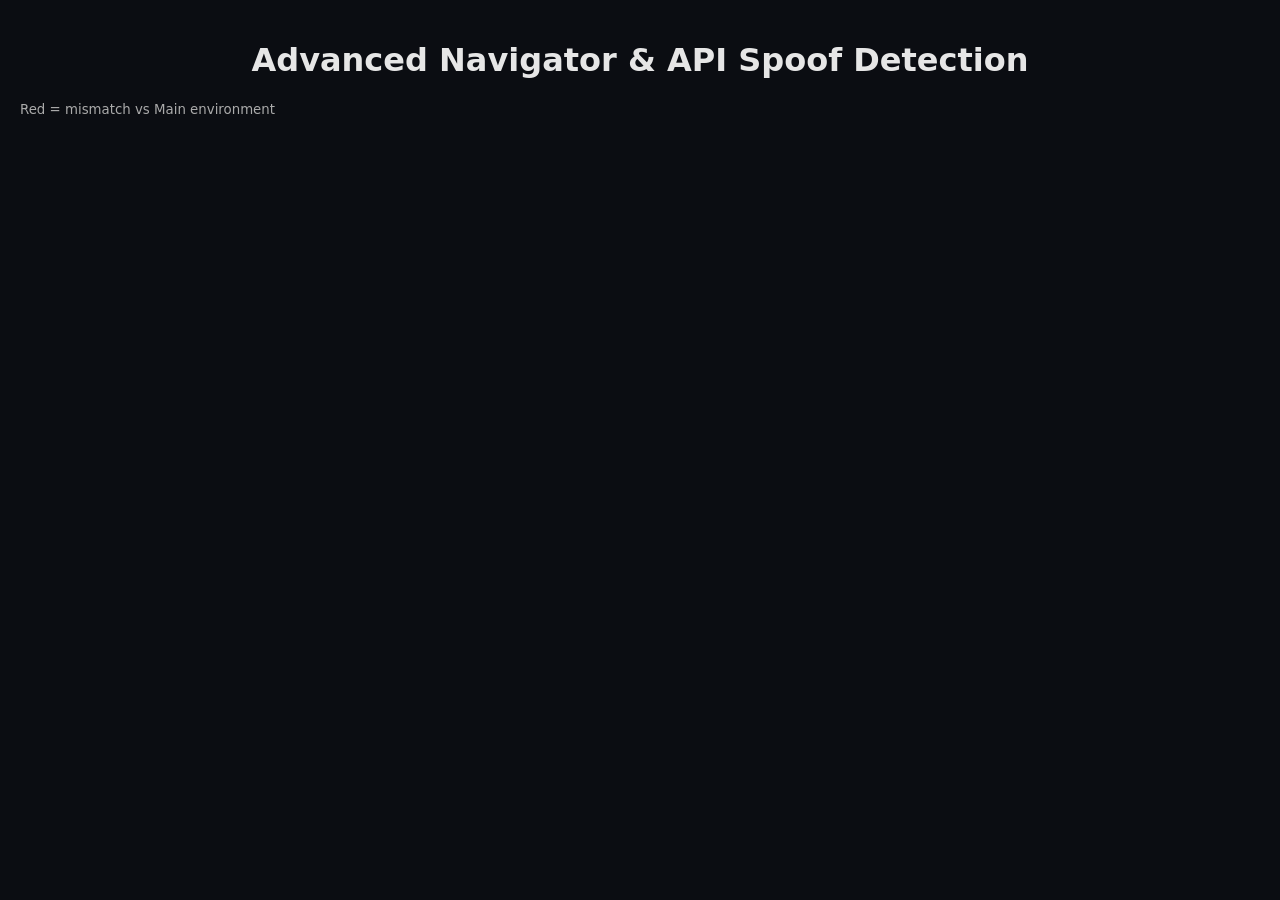
<file: index.html>
<!DOCTYPE html>
<html lang="en">
<head>
<meta charset="UTF-8">
<title>Advanced Spoof Detection</title>

<style>
body {
    background:#0b0d12;
    color:#e6e6e6;
    font-family:system-ui, sans-serif;
    margin:0;
    padding:20px;
}
h1 { text-align:center; }
.grid {
    display:grid;
    grid-template-columns: repeat(3, 1fr);
    gap:15px;
    margin-top:20px;
}
.card {
    background:#141826;
    border-radius:10px;
    padding:12px;
    font-size:13px;
    box-shadow:0 0 0 1px #2a3042;
}
.card h2 {
    margin:0 0 8px 0;
    border-bottom:1px solid #2a3042;
    padding-bottom:6px;
}
.row {
    display:flex;
    justify-content:space-between;
    border-bottom:1px dashed #2a3042;
    padding:4px 0;
}
.row:last-child { border-bottom:none; }
.good { color:#6bff95; }
.bad { color:#ff5f5f; font-weight:bold; }
small { color:#aaa; line-height:1.4; display:block; }
</style>
</head>

<body>
<h1>Advanced Navigator & API Spoof Detection</h1>
<small>Red = mismatch vs Main environment</small>

<div class="grid" id="grid"></div>

<script>
/* ---------- helpers ---------- */
function canvasFP() {
    const c = document.createElement("canvas");
    c.width = 300; c.height = 80;
    const x = c.getContext("2d");
    x.font="16px Arial";
    x.fillStyle="#f60";
    x.fillRect(0,0,300,80);
    x.fillStyle="#069";
    x.fillText("Canvas FP 🧬", 10, 40);
    return c.toDataURL();
}

function webglInfo() {
    const c = document.createElement("canvas");
    const gl = c.getContext("webgl");
    if (!gl) return { vendor: "none", renderer: "none" };

    const dbg = gl.getExtension("WEBGL_debug_renderer_info");
    return dbg ? {
        vendor: gl.getParameter(dbg.UNMASKED_VENDOR_WEBGL),
        renderer: gl.getParameter(dbg.UNMASKED_RENDERER_WEBGL)
    } : {
        vendor: "masked",
        renderer: "masked"
    };
}

async function collectUAData() {
    const uad = navigator.userAgentData;
    if (!uad) return { status: "userAgentData not supported" };

    let hi = {};
    try {
        hi = await uad.getHighEntropyValues([
            "architecture","bitness","model","platform",
            "platformVersion","uaFullVersion","fullVersionList","wow64"
        ]);
    } catch {}

    const norm = v => v ?? "—";

    return {
        mobile: norm(uad.mobile),
        brands: (uad.brands || []).map(b=>`${b.brand} ${b.version}`).join(", ") || "—",
        architecture: norm(hi.architecture),
        bitness: norm(hi.bitness),
        model: norm(hi.model),
        platform: norm(hi.platform),
        platformVersion: norm(hi.platformVersion),
        uaFullVersion: norm(hi.uaFullVersion),
        fullVersionList: Array.isArray(hi.fullVersionList)
            ? hi.fullVersionList.map(b=>`${b.brand} ${b.version}`).join(", ")
            : "—",
        wow64: norm(hi.wow64)
    };
}

/* ---------- MAIN ---------- */
async function collectMain() {
    const gl = webglInfo();
    return {
        env: "Main",
        ua: navigator.userAgent,
        platform: navigator.platform,
        languages: navigator.languages?.join(","),
        mem: navigator.deviceMemory ?? "undef",
        cores: navigator.hardwareConcurrency,
        touch: navigator.maxTouchPoints,
        webdriver: navigator.webdriver,
        tz: Intl.DateTimeFormat().resolvedOptions().timeZone,
        uaData: await collectUAData(),
        canvas: canvasFP(),
        webgl_vendor: gl.vendor,
        webgl_renderer: gl.renderer
    };
}

/* ---------- WORKER ---------- */
const worker = new Worker("worker.js");
const workerData = new Promise(r => worker.onmessage = e => r(e.data));
worker.postMessage({});

/* ---------- SERVICE WORKER ---------- */
async function collectSW() {
    if (!("serviceWorker" in navigator)) return null;
    await navigator.serviceWorker.register("sw.js");
    await navigator.serviceWorker.ready;

    return new Promise(r => {
        navigator.serviceWorker.addEventListener("message", e => r(e.data), { once:true });
        navigator.serviceWorker.controller?.postMessage({});
    });
}

/* ---------- RENDER ---------- */
function render(envs) {
    const grid = document.getElementById("grid");
    const base = envs[0];

    envs.forEach(env => {
        const card = document.createElement("div");
        card.className="card";
        card.innerHTML=`<h2>${env.env}</h2>`;

        Object.keys(base).filter(k=>k!=="env").forEach(k=>{
            const same = JSON.stringify(env[k]) === JSON.stringify(base[k]);
            card.innerHTML += `
                <div class="row">
                    <span>${k}</span>
                    <span class="${same?"good":"bad"}">
                        ${typeof env[k]==="object"
                            ? `<small>${
                                Object.entries(env[k]).map(([a,b])=>`${a}: ${b}`).join("<br>")
                              }</small>`
                            : env[k]}
                    </span>
                </div>`;
        });
        grid.appendChild(card);
    });
}

/* ---------- RUN ---------- */
(async ()=>{
    const main = await collectMain();
    const workerEnv = await workerData;
    const swEnv = await collectSW();

    const envs = [main, workerEnv];
    if (swEnv) envs.push(swEnv);

    render(envs);
})();
</script>
</body>
</html>
</file>
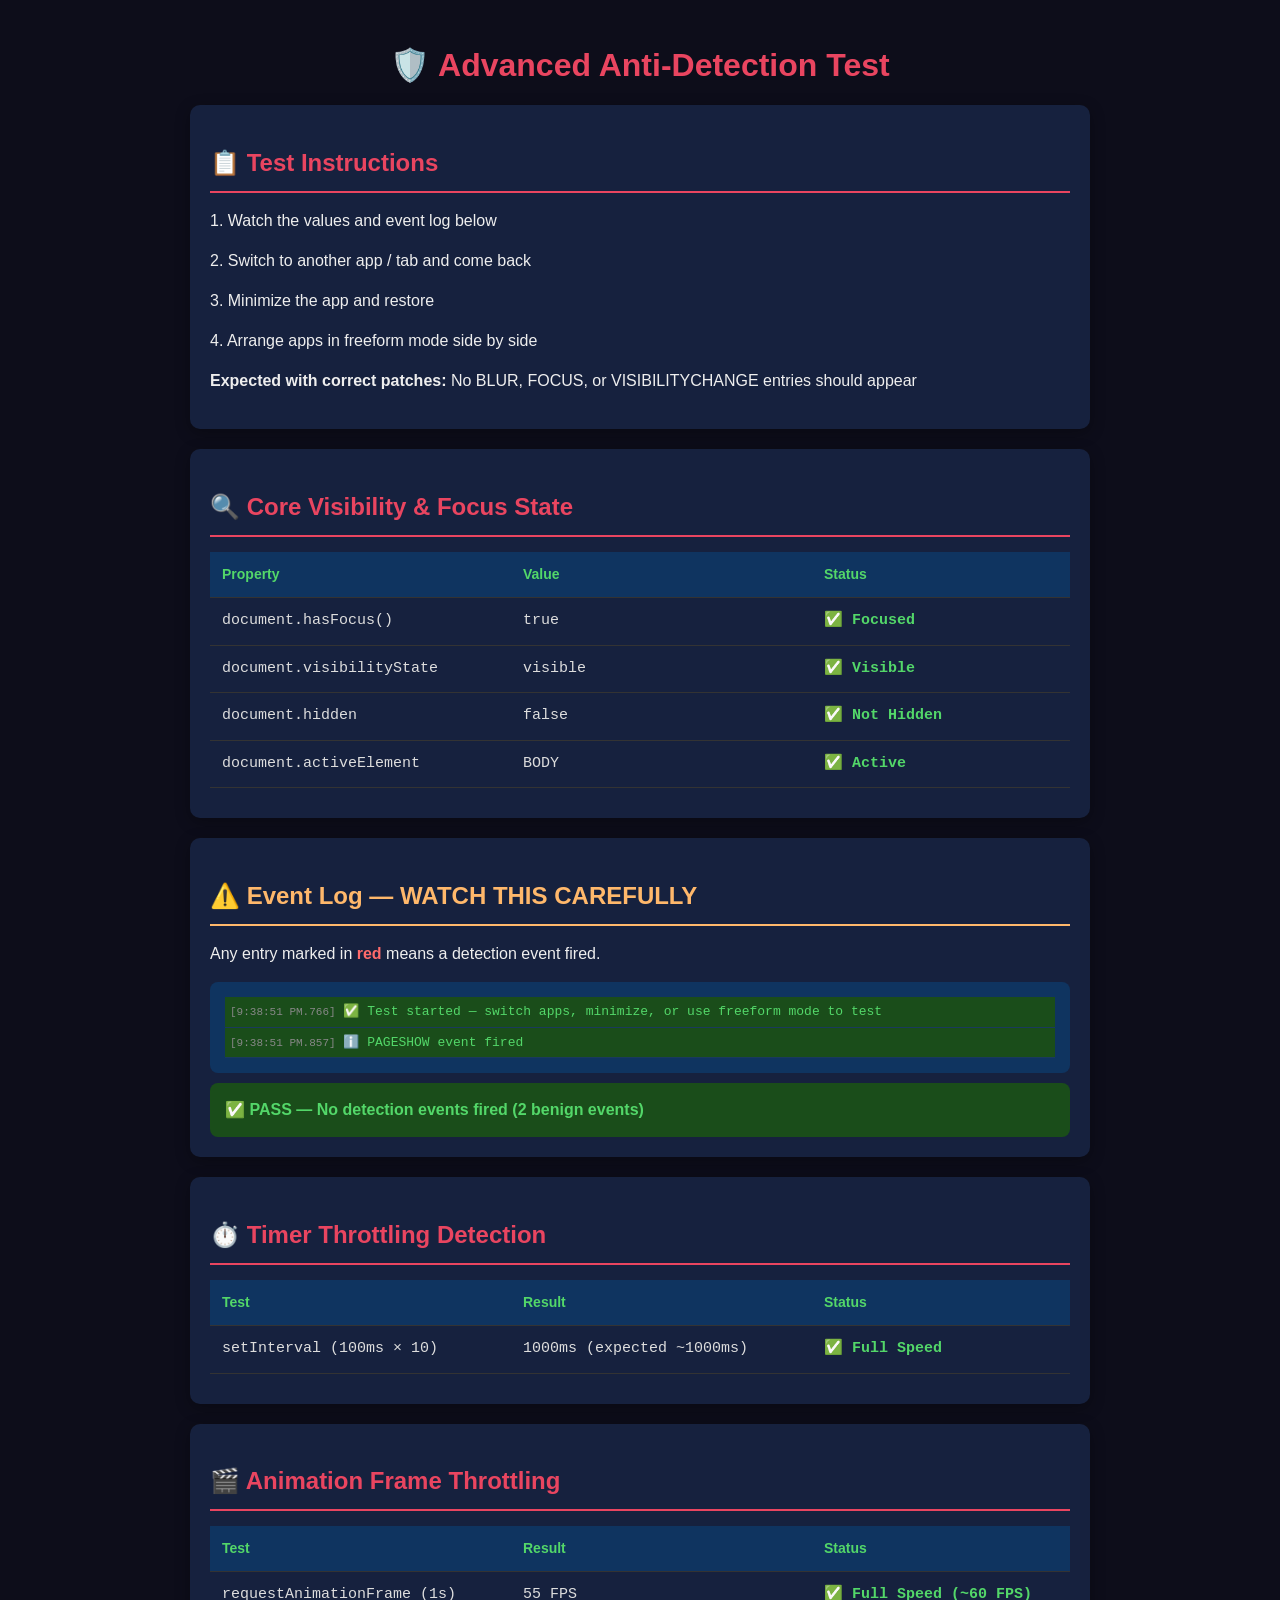
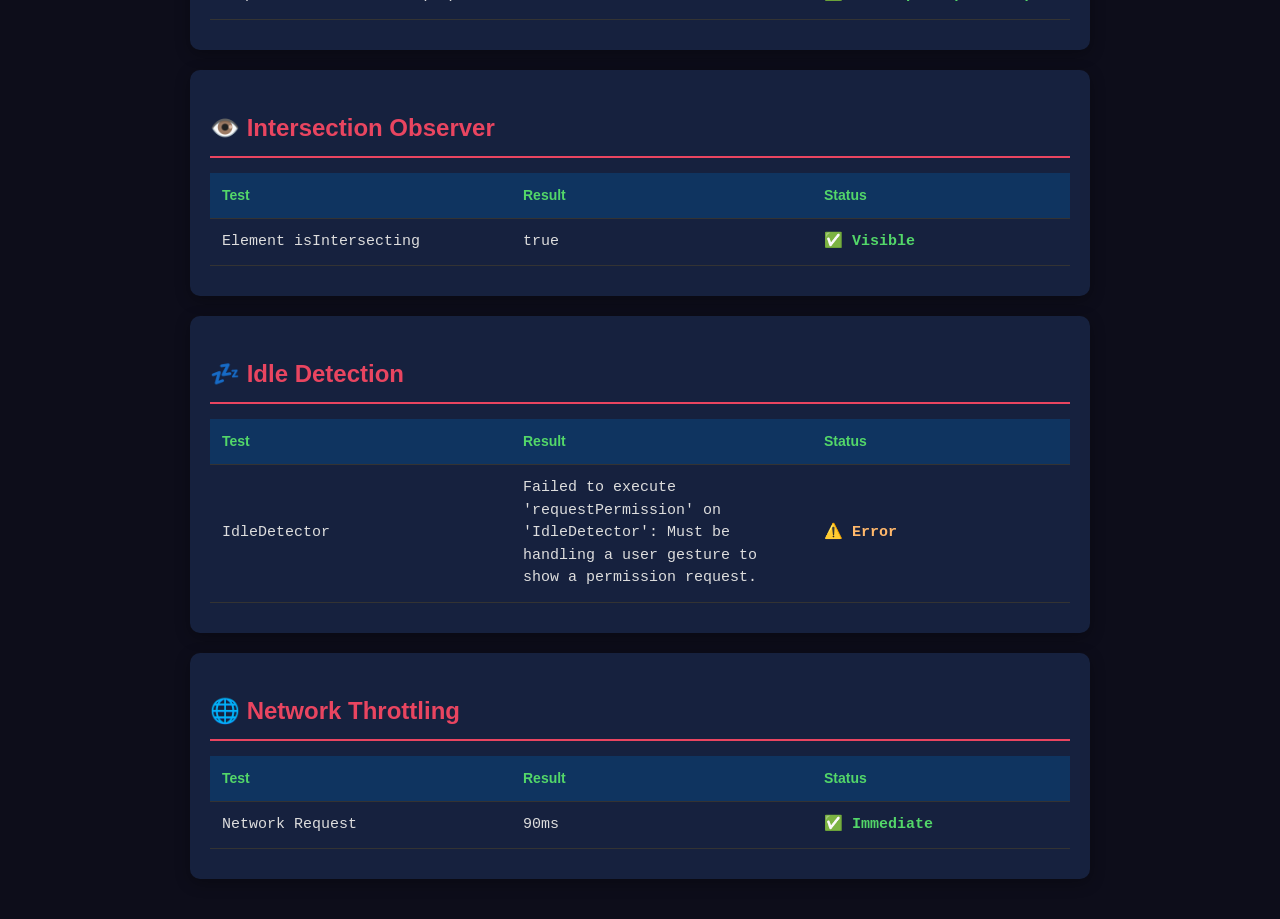
<file: focus.html>
<!DOCTYPE html>
<html lang="en">
<head>
    <meta charset="UTF-8" />
    <meta name="viewport" content="width=device-width, initial-scale=1" />
    <title>Advanced Anti-Detection Test</title>
    <style>
        body {
            font-family: "Segoe UI", Tahoma, Geneva, Verdana, sans-serif;
            background: #0d0d1a;
            color: #eee;
            margin: 0;
            padding: 20px;
            line-height: 1.5;
        }
        h1 {
            text-align: center;
            color: #e94560;
            margin-bottom: 0.5em;
        }
        .container {
            max-width: 900px;
            margin: 0 auto;
        }
        .section {
            background: #16213e;
            padding: 20px;
            border-radius: 10px;
            margin-bottom: 20px;
            box-shadow: 0 4px 15px rgba(0,0,0,0.3);
        }
        .section h2 {
            border-bottom: 2px solid #e94560;
            padding-bottom: 10px;
            margin-bottom: 15px;
            color: #e94560;
        }
        .section h2.warn {
            border-bottom-color: #ffb86b;
            color: #ffb86b;
        }
        table {
            width: 100%;
            border-collapse: collapse;
            margin: 10px 0;
        }
        th, td {
            text-align: left;
            padding: 12px;
            border-bottom: 1px solid #333;
            font-size: 14px;
        }
        th {
            background: #0f3460;
            color: #53d769;
            width: 35%;
        }
        td {
            color: #ddd;
            font-family: monospace;
            font-size: 15px;
        }
        .pass { color: #53d769; font-weight: bold; }
        .fail { color: #ff6b6b; font-weight: bold; }
        .warn { color: #ffb86b; font-weight: bold; }
        .event-log {
            background: #0f3460;
            padding: 15px;
            border-radius: 8px;
            font-family: monospace;
            font-size: 13px;
            max-height: 400px;
            overflow-y: auto;
            margin: 10px 0;
        }
        .event-entry {
            padding: 5px;
            border-bottom: 1px solid #1a3a5c;
        }
        .event-entry.bad {
            background: #4d1a1a;
            color: #ff6b6b;
        }
        .event-entry.good {
            background: #1a4d1a;
            color: #53d769;
        }
        .event-time {
            color: #888;
            font-size: 11px;
        }
        .badge {
            display: inline-block;
            padding: 3px 10px;
            border-radius: 3px;
            font-size: 12px;
            font-weight: bold;
            margin-left: 10px;
        }
        .badge-pass { background: #1a4d1a; color: #53d769; }
        .badge-fail { background: #4d1a1a; color: #ff6b6b; }
        .badge-warn { background: #4d3a1a; color: #ffb86b; }
        .summary {
            padding: 15px;
            border-radius: 8px;
            margin-top: 10px;
            font-weight: bold;
            font-size: 16px;
        }
        .summary.ok { background: #1a4d1a; color: #53d769; }
        .summary.bad { background: #4d1a1a; color: #ff6b6b; }
        .summary.partial { background: #4d3a1a; color: #ffb86b; }
    </style>
</head>
<body>

<div class="container">
    <h1>🛡️ Advanced Anti-Detection Test</h1>

    <div class="section">
        <h2>📋 Test Instructions</h2>
        <p>1. Watch the values and event log below</p>
        <p>2. Switch to another app / tab and come back</p>
        <p>3. Minimize the app and restore</p>
        <p>4. Arrange apps in freeform mode side by side</p>
        <p><b>Expected with correct patches:</b> No BLUR, FOCUS, or VISIBILITYCHANGE entries should appear</p>
    </div>

    <div class="section">
        <h2>🔍 Core Visibility & Focus State</h2>
        <table id="visibilityTable"></table>
    </div>

    <div class="section" id="eventsSection">
        <h2 class="warn">⚠️ Event Log — WATCH THIS CAREFULLY</h2>
        <p>Any entry marked in <span class="fail">red</span> means a detection event fired.</p>
        <div class="event-log" id="eventLog">
            <div class="event-entry">Waiting for events...</div>
        </div>
        <div class="summary" id="eventSummary">No events fired yet</div>
    </div>

    <div class="section">
        <h2>⏱️ Timer Throttling Detection</h2>
        <table id="timerTable"></table>
    </div>

    <div class="section">
        <h2>🎬 Animation Frame Throttling</h2>
        <table id="rafTable"></table>
    </div>

    <div class="section">
        <h2>👁️ Intersection Observer</h2>
        <table id="intersectionTable"></table>
    </div>

    <div class="section">
        <h2>💤 Idle Detection</h2>
        <table id="idleTable"></table>
    </div>

    <div class="section">
        <h2>🌐 Network Throttling</h2>
        <table id="networkTable"></table>
    </div>
</div>

<script>
// ---------- Event Log ----------
const eventLog = document.getElementById('eventLog');
const eventSummary = document.getElementById('eventSummary');
let badEventCount = 0;
let goodEventCount = 0;
let logStarted = false;

function addEvent(message, isBad = true) {
    if (!logStarted) {
        eventLog.innerHTML = '';
        logStarted = true;
    }
    const now = new Date();
    const timeStr = now.toLocaleTimeString() + '.' + String(now.getMilliseconds()).padStart(3, '0');
    const entry = document.createElement('div');
    entry.className = 'event-entry ' + (isBad ? 'bad' : 'good');
    entry.innerHTML = `<span class="event-time">[${timeStr}]</span> ${message}`;
    eventLog.appendChild(entry);
    eventLog.scrollTop = eventLog.scrollHeight;

    if (isBad) badEventCount++; else goodEventCount++;
    updateEventSummary();
}

function updateEventSummary() {
    if (badEventCount === 0 && goodEventCount === 0) {
        eventSummary.className = 'summary partial';
        eventSummary.textContent = 'No events fired yet — try switching apps';
    } else if (badEventCount === 0) {
        eventSummary.className = 'summary ok';
        eventSummary.textContent = `✅ PASS — No detection events fired (${goodEventCount} benign events)`;
    } else {
        eventSummary.className = 'summary bad';
        eventSummary.textContent = `❌ FAIL — ${badEventCount} detection event(s) fired`;
    }
}

// ---------- Visibility State Table ----------
function updateVisibilityTable() {
    const hasFocus = document.hasFocus();
    const visibilityState = document.visibilityState;
    const hidden = document.hidden;
    const activeEl = document.activeElement ? document.activeElement.tagName : 'null';

    document.getElementById('visibilityTable').innerHTML = `
        <tr><th>Property</th><th>Value</th><th>Status</th></tr>
        <tr>
            <td>document.hasFocus()</td>
            <td>${hasFocus}</td>
            <td>${hasFocus ? '<span class="pass">✅ Focused</span>' : '<span class="fail">❌ Not Focused</span>'}</td>
        </tr>
        <tr>
            <td>document.visibilityState</td>
            <td>${visibilityState}</td>
            <td>${visibilityState === 'visible' ? '<span class="pass">✅ Visible</span>' : '<span class="fail">❌ Hidden</span>'}</td>
        </tr>
        <tr>
            <td>document.hidden</td>
            <td>${hidden}</td>
            <td>${!hidden ? '<span class="pass">✅ Not Hidden</span>' : '<span class="fail">❌ Hidden</span>'}</td>
        </tr>
        <tr>
            <td>document.activeElement</td>
            <td>${activeEl}</td>
            <td>${activeEl !== 'null' ? '<span class="pass">✅ Active</span>' : '<span class="warn">⚠️ None</span>'}</td>
        </tr>
    `;
}

// ---------- Timer Throttling Test ----------
function testTimerThrottling() {
    let count = 0;
    const start = performance.now();
    const expected = 10 * 100;

    const interval = setInterval(() => {
        count++;
        if (count >= 10) {
            clearInterval(interval);
            const elapsed = performance.now() - start;
            const ratio = elapsed / expected;

            let status;
            if (ratio < 1.5) {
                status = '<span class="pass">✅ Full Speed</span>';
            } else if (ratio < 10) {
                status = '<span class="warn">⚠️ Slightly Throttled</span>';
            } else {
                status = '<span class="fail">❌ Heavily Throttled</span>';
            }

            document.getElementById('timerTable').innerHTML = `
                <tr><th>Test</th><th>Result</th><th>Status</th></tr>
                <tr>
                    <td>setInterval (100ms × 10)</td>
                    <td>${elapsed.toFixed(0)}ms (expected ~${expected}ms)</td>
                    <td>${status}</td>
                </tr>
            `;
        }
    }, 100);
}

// ---------- rAF Throttling Test ----------
function testRAF() {
    let rafCount = 0;
    const start = performance.now();
    let done = false;

    function loop() {
        if (done) return;
        rafCount++;
        if (performance.now() - start >= 1000) {
            done = true;
            const fps = rafCount;
            let status;
            if (fps > 50) status = '<span class="pass">✅ Full Speed (~60 FPS)</span>';
            else if (fps > 20) status = '<span class="warn">⚠️ Partially Throttled</span>';
            else status = '<span class="fail">❌ Heavily Throttled</span>';

            document.getElementById('rafTable').innerHTML = `
                <tr><th>Test</th><th>Result</th><th>Status</th></tr>
                <tr><td>requestAnimationFrame (1s)</td><td>${fps} FPS</td><td>${status}</td></tr>
            `;
            return;
        }
        requestAnimationFrame(loop);
    }
    requestAnimationFrame(loop);
}

// ---------- IntersectionObserver Test ----------
function testIntersection() {
    const testDiv = document.createElement('div');
    testDiv.style.cssText = 'position:fixed;top:0;left:0;width:50px;height:50px;background:transparent;pointer-events:none;';
    document.body.appendChild(testDiv);

    const observer = new IntersectionObserver((entries) => {
        entries.forEach(entry => {
            document.getElementById('intersectionTable').innerHTML = `
                <tr><th>Test</th><th>Result</th><th>Status</th></tr>
                <tr>
                    <td>Element isIntersecting</td>
                    <td>${entry.isIntersecting}</td>
                    <td>${entry.isIntersecting ? '<span class="pass">✅ Visible</span>' : '<span class="fail">❌ Not Visible</span>'}</td>
                </tr>
            `;
        });
    });
    observer.observe(testDiv);
}

// ---------- Idle Detection Test ----------
async function testIdle() {
    const table = document.getElementById('idleTable');
    try {
        if ('IdleDetector' in window) {
            const perm = await IdleDetector.requestPermission();
            if (perm === 'granted') {
                const detector = new IdleDetector();
                detector.addEventListener('change', () => {
                    table.innerHTML = `
                        <tr><th>Test</th><th>Result</th><th>Status</th></tr>
                        <tr>
                            <td>User State</td><td>${detector.userState}</td>
                            <td>${detector.userState === 'active' ? '<span class="pass">✅ Active</span>' : '<span class="fail">❌ Idle</span>'}</td>
                        </tr>
                        <tr>
                            <td>Screen State</td><td>${detector.screenState}</td>
                            <td>${detector.screenState === 'unlocked' ? '<span class="pass">✅ Unlocked</span>' : '<span class="fail">❌ Locked</span>'}</td>
                        </tr>
                    `;
                });
                await detector.start();
            } else {
                table.innerHTML = `<tr><th>Test</th><th>Result</th><th>Status</th></tr>
                    <tr><td>IdleDetector</td><td>Permission denied</td><td><span class="warn">⚠️ Unavailable</span></td></tr>`;
            }
        } else {
            table.innerHTML = `<tr><th>Test</th><th>Result</th><th>Status</th></tr>
                <tr><td>IdleDetector</td><td>Not supported</td><td><span class="warn">⚠️ Unavailable</span></td></tr>`;
        }
    } catch (e) {
        table.innerHTML = `<tr><th>Test</th><th>Result</th><th>Status</th></tr>
            <tr><td>IdleDetector</td><td>${e.message}</td><td><span class="warn">⚠️ Error</span></td></tr>`;
    }
}

// ---------- Network Throttling Test ----------
function testNetwork() {
    const start = performance.now();
    fetch('data:text/plain,test', { cache: 'no-store' })
        .then(() => {
            const elapsed = performance.now() - start;
            let status;
            if (elapsed < 100) status = '<span class="pass">✅ Immediate</span>';
            else if (elapsed < 500) status = '<span class="warn">⚠️ Slight Delay</span>';
            else status = '<span class="fail">❌ Throttled</span>';

            document.getElementById('networkTable').innerHTML = `
                <tr><th>Test</th><th>Result</th><th>Status</th></tr>
                <tr><td>Network Request</td><td>${elapsed.toFixed(0)}ms</td><td>${status}</td></tr>
            `;
        })
        .catch(e => {
            document.getElementById('networkTable').innerHTML = `
                <tr><th>Test</th><th>Result</th><th>Status</th></tr>
                <tr><td>Network Request</td><td>${e.message}</td><td><span class="fail">❌ Failed</span></td></tr>
            `;
        });
}

// ---------- Event Listeners (The Real Test) ----------
window.addEventListener('blur', () => {
    addEvent('❌ WINDOW BLUR event fired — page lost focus', true);
    updateVisibilityTable();
});

window.addEventListener('focus', () => {
    addEvent('ℹ️ WINDOW FOCUS event fired', false);
    updateVisibilityTable();
});

document.addEventListener('visibilitychange', () => {
    addEvent(`❌ VISIBILITYCHANGE event — now: ${document.visibilityState}`, true);
    updateVisibilityTable();
});

window.addEventListener('pagehide', () => {
    addEvent('❌ PAGEHIDE event fired', true);
});

window.addEventListener('pageshow', () => {
    addEvent('ℹ️ PAGESHOW event fired', false);
});

window.addEventListener('freeze', () => {
    addEvent('❌ FREEZE event fired', true);
});

window.addEventListener('resume', () => {
    addEvent('ℹ️ RESUME event fired', false);
});

// Element-level blur/focus (for completeness)
document.addEventListener('focusin', () => {
    // Benign - element gained focus, not a detection event
});
document.addEventListener('focusout', () => {
    // Benign - element lost focus, not a detection event
});

// ---------- Periodic Refresh ----------
setInterval(updateVisibilityTable, 500);

// ---------- Initial Run ----------
updateVisibilityTable();
testTimerThrottling();
testRAF();
testIntersection();
testIdle();
testNetwork();

addEvent('✅ Test started — switch apps, minimize, or use freeform mode to test', false);
</script>

</body>
</html>
</file>
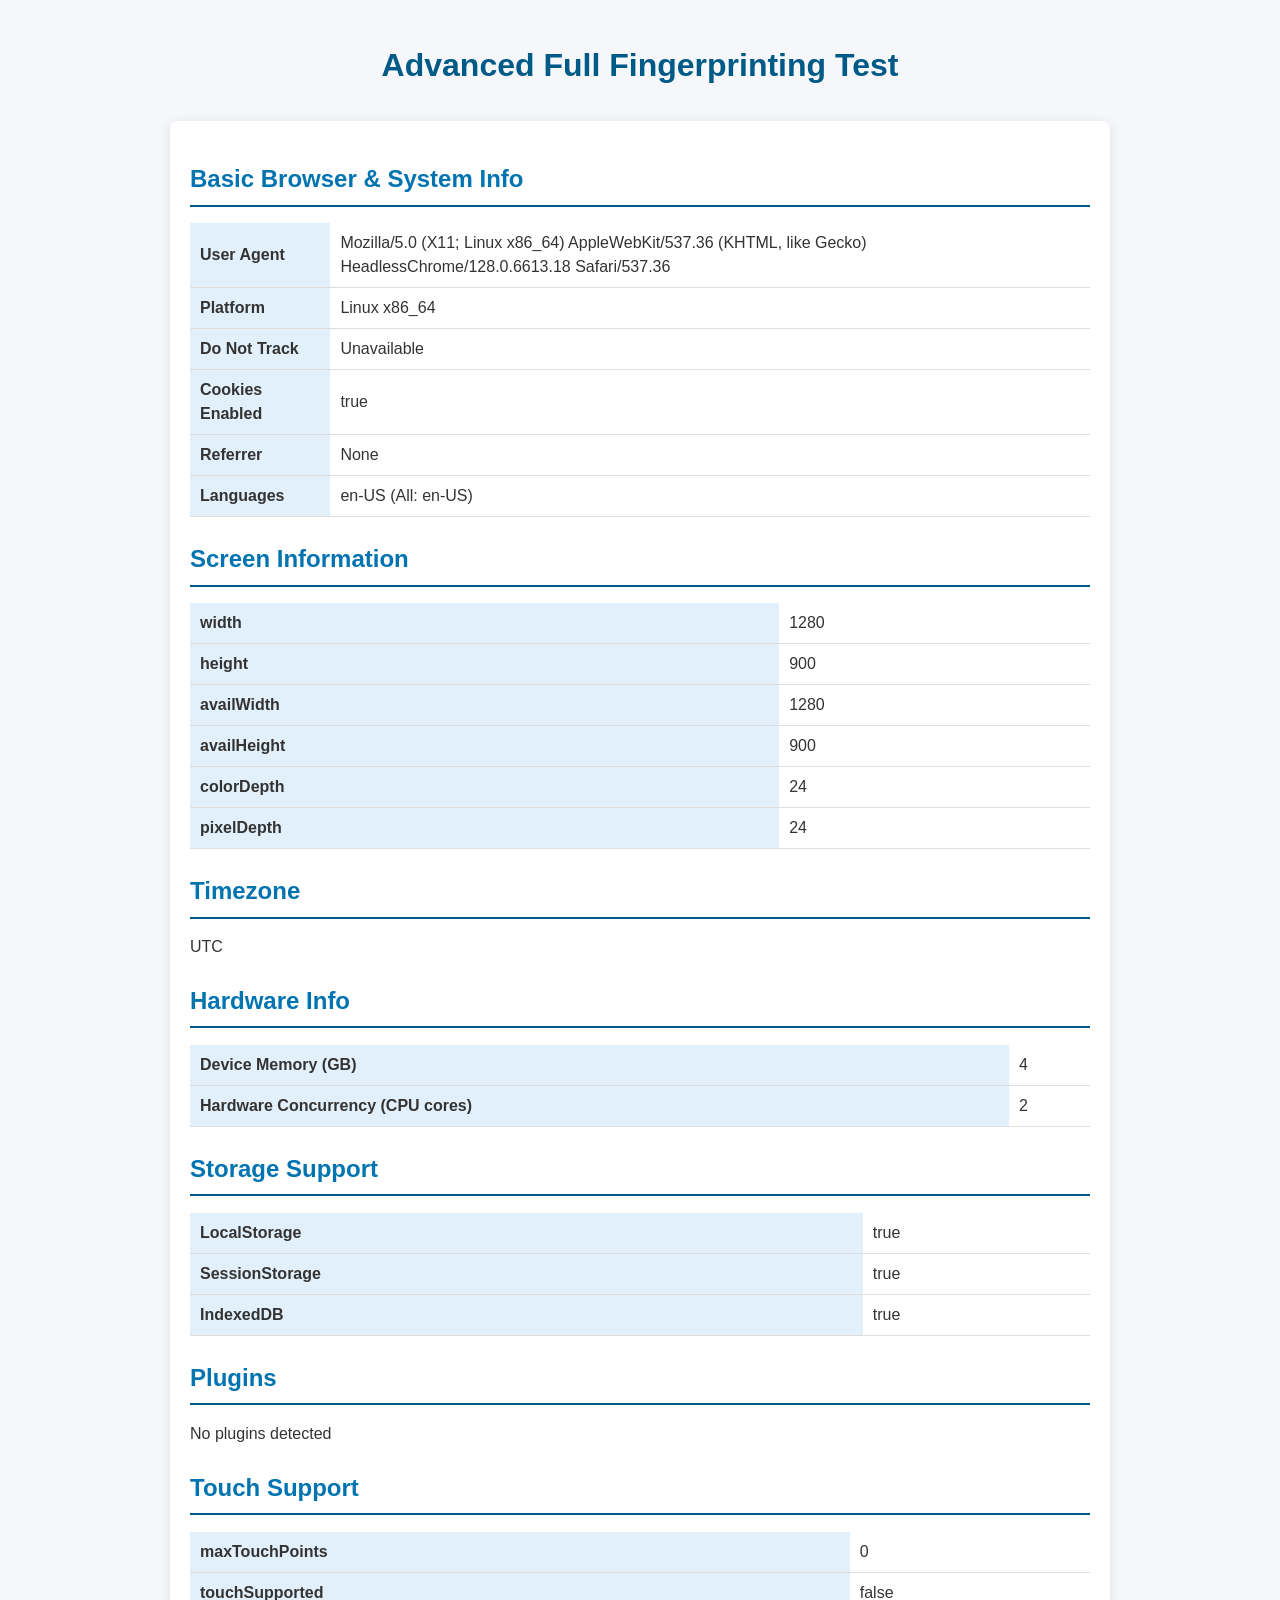
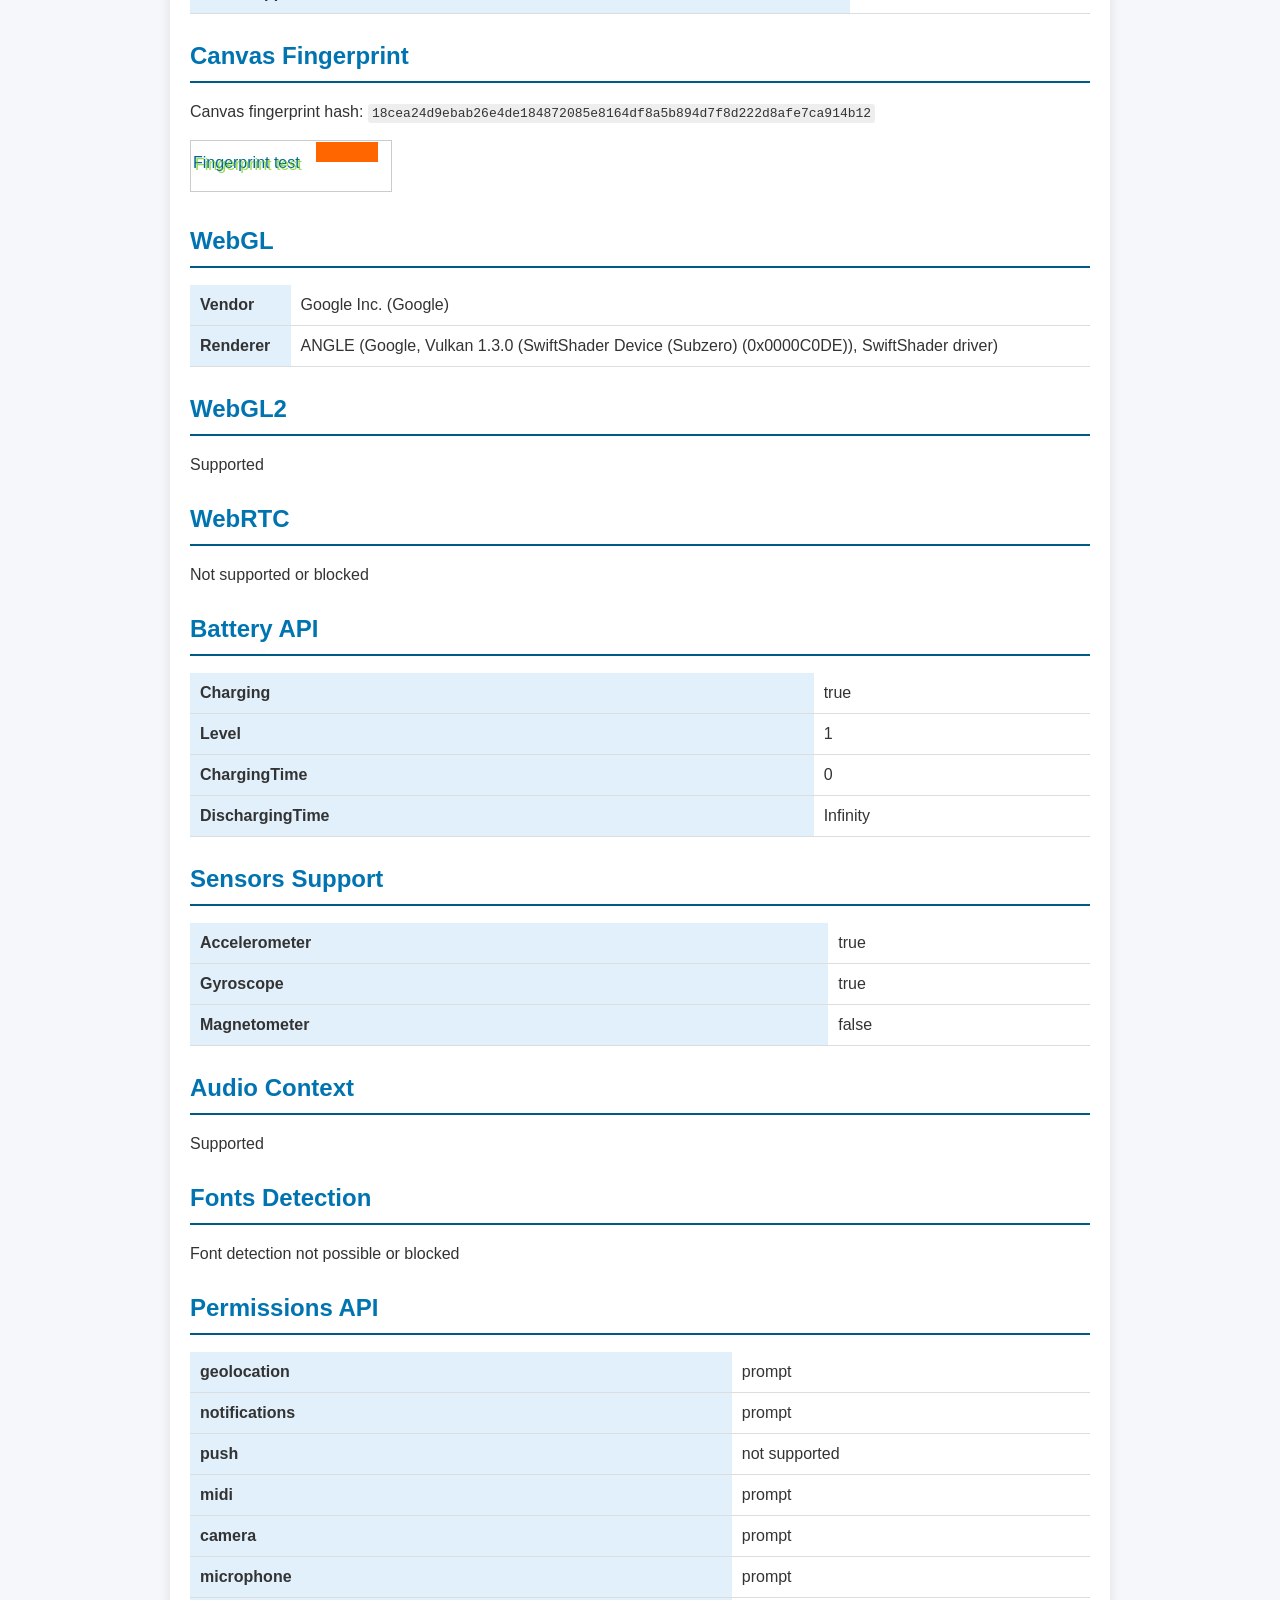
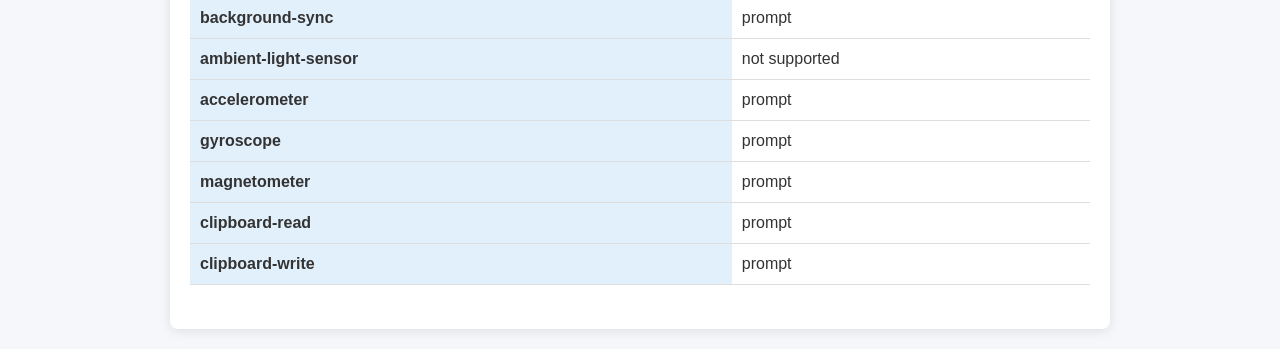
<file: test.html>
<!DOCTYPE html>
<html lang="en">
<head>
<meta charset="UTF-8" />
<meta name="viewport" content="width=device-width, initial-scale=1" />
<title>Advanced Full Fingerprinting Test</title>
<style>
  body {
    font-family: "Segoe UI", Tahoma, Geneva, Verdana, sans-serif;
    background: #f5f7fa;
    color: #333;
    margin: 0;
    padding: 20px;
    line-height: 1.5;
  }
  h1 {
    text-align: center;
    margin-bottom: 1em;
    color: #005a87;
  }
  #results {
    max-width: 900px;
    margin: 0 auto;
    background: #fff;
    padding: 20px;
    border-radius: 8px;
    box-shadow: 0 2px 12px rgba(0,0,0,0.1);
  }
  pre {
    background: #222;
    color: #0f0;
    padding: 10px;
    border-radius: 6px;
    overflow-x: auto;
  }
  .section {
    margin-bottom: 1.5em;
  }
  .section h2 {
    border-bottom: 2px solid #005a87;
    padding-bottom: 0.3em;
    margin-bottom: 0.7em;
    color: #0073b1;
  }
  table {
    border-collapse: collapse;
    width: 100%;
  }
  th, td {
    text-align: left;
    padding: 8px 10px;
    border-bottom: 1px solid #ddd;
  }
  th {
    background-color: #e2f0fb;
  }
  .loading {
    text-align: center;
    font-style: italic;
    color: #777;
    margin-top: 2em;
  }
  .error {
    color: #c00;
    font-weight: bold;
  }
  code {
    background: #eee;
    padding: 2px 4px;
    border-radius: 3px;
  }
</style>
</head>
<body>

<h1>Advanced Full Fingerprinting Test</h1>
<div id="results">
  <div class="loading">Running tests, please wait...</div>
</div>

<script>
(async function fingerprintingTest() {


  const resultsDiv = document.getElementById('results');

  function safeCall(fn, fallback = null) {
    try {
      return fn();
    } catch {
      return fallback;
    }
  }

  async function hashString(str) {
    const msgUint8 = new TextEncoder().encode(str);
    const hashBuffer = await crypto.subtle.digest('SHA-256', msgUint8);
    const hashArray = Array.from(new Uint8Array(hashBuffer));
    return hashArray.map(b => b.toString(16).padStart(2, '0')).join('');
  }

  // Canvas fingerprint
  async function testCanvas() {
    try {
      const canvas = document.createElement('canvas');
      canvas.width = 200;
      canvas.height = 50;
      const ctx = canvas.getContext('2d');
      if (!ctx) return { supported: false };

      ctx.textBaseline = "top";
      ctx.font = "16px 'Arial'";
      ctx.fillStyle = "#f60";
      ctx.fillRect(125, 1, 62, 20);
      ctx.fillStyle = "#069";
      ctx.fillText("Fingerprint test", 2, 15);
      ctx.fillStyle = "rgba(102, 204, 0, 0.7)";
      ctx.fillText("Fingerprint test", 4, 17);

      const dataUrl = canvas.toDataURL();
      return { supported: true, dataUrlHash: await hashString(dataUrl), dataUrl };
    } catch (e) {
      return { supported: false, error: e.message };
    }
  }

  // WebGL info
  function testWebGL() {
    try {
      const canvas = document.createElement('canvas');
      const gl = canvas.getContext('webgl') || canvas.getContext('experimental-webgl');
      if (!gl) return { supported: false };

      const debugInfo = gl.getExtension('WEBGL_debug_renderer_info');
      const vendor = debugInfo ? gl.getParameter(debugInfo.UNMASKED_VENDOR_WEBGL) : null;
      const renderer = debugInfo ? gl.getParameter(debugInfo.UNMASKED_RENDERER_WEBGL) : null;
      return { supported: true, vendor, renderer };
    } catch (e) {
      return { supported: false, error: e.message };
    }
  }

  function testWebGL2() {
    try {
      const canvas = document.createElement('canvas');
      const gl2 = canvas.getContext('webgl2');
      return { supported: !!gl2 };
    } catch {
      return { supported: false };
    }
  }

  // WebRTC support check
  function testWebRTC() {
    try {
      if (!window.RTCPeerConnection) return { supported: false };
      const pc = new RTCPeerConnection({ iceServers: [] });
      return { supported: true };
    } catch (e) {
      return { supported: false, error: e.message };
    }
  }

  // Battery API
  async function testBattery() {
    if (!navigator.getBattery) return { supported: false };
    try {
      const battery = await navigator.getBattery();
      return {
        supported: true,
        charging: battery.charging,
        level: battery.level,
        chargingTime: battery.chargingTime,
        dischargingTime: battery.dischargingTime,
      };
    } catch (e) {
      return { supported: false, error: e.message };
    }
  }

  // Sensors detection
  function testSensors() {
    let accelerometerSupported = false;
    let gyroscopeSupported = false;
    let magnetometerSupported = false;

    try { accelerometerSupported = 'Accelerometer' in window; } catch {}
    try { gyroscopeSupported = 'Gyroscope' in window; } catch {}
    try { magnetometerSupported = 'Magnetometer' in window; } catch {}

    return { accelerometerSupported, gyroscopeSupported, magnetometerSupported };
  }

  // AudioContext detection (basic)
  function testAudioContext() {
    try {
      const AudioContext = window.AudioContext || window.webkitAudioContext;
      if (!AudioContext) return { supported: false };
      const ctx = new AudioContext();
      ctx.close();
      return { supported: true };
    } catch (e) {
      return { supported: false, error: e.message };
    }
  }

  // Fonts detection (basic)
  function testFonts() {
    try {
      const baseFonts = ['monospace', 'sans-serif', 'serif'];
      const testString = "mmmmmmmmmmlli";
      const testSize = '72px';

      const body = document.body;

      const defaultWidth = {};
      const defaultHeight = {};

      baseFonts.forEach(function(font) {
        const span = document.createElement("span");
        span.style.fontFamily = font;
        span.style.fontSize = testSize;
        span.style.position = "absolute";
        span.style.left = "-9999px";
        span.innerHTML = testString;
        body.appendChild(span);
        defaultWidth[font] = span.offsetWidth;
        defaultHeight[font] = span.offsetHeight;
        body.removeChild(span);
      });

      const testFont = "this-font-does-not-exist-123456";
      const detectedFonts = [];

      const span = document.createElement("span");
      span.style.fontSize = testSize;
      span.style.position = "absolute";
      span.style.left = "-9999px";
      span.innerHTML = testString;

      baseFonts.forEach(function(baseFont) {
        span.style.fontFamily = `'${testFont}',${baseFont}`;
        body.appendChild(span);
        const matched = (span.offsetWidth !== defaultWidth[baseFont]) || (span.offsetHeight !== defaultHeight[baseFont]);
        if (matched) detectedFonts.push(testFont);
        body.removeChild(span);
      });

      return { fontDetectionPossible: detectedFonts.length > 0 };
    } catch (e) {
      return { fontDetectionPossible: false, error: e.message };
    }
  }

  // Permissions API test
  async function testPermissions() {
    if (!navigator.permissions) return { supported: false };
    const permissionsToCheck = [
      'geolocation',
      'notifications',
      'push',
      'midi',
      'camera',
      'microphone',
      'background-sync',
      'ambient-light-sensor',
      'accelerometer',
      'gyroscope',
      'magnetometer',
      'clipboard-read',
      'clipboard-write',
    ];

    const results = {};
    for (const perm of permissionsToCheck) {
      try {
        const status = await navigator.permissions.query({ name: perm });
        results[perm] = status.state;
      } catch {
        results[perm] = 'not supported';
      }
    }
    return results;
  }

  // Storage API tests
  function testStorage() {
    let localStorageAvailable = false;
    let sessionStorageAvailable = false;
    try {
      localStorage.setItem('test', 'test');
      localStorage.removeItem('test');
      localStorageAvailable = true;
    } catch {}
    try {
      sessionStorage.setItem('test', 'test');
      sessionStorage.removeItem('test');
      sessionStorageAvailable = true;
    } catch {}

    return { localStorageAvailable, sessionStorageAvailable };
  }

  // IndexedDB support
  function testIndexedDB() {
    return ('indexedDB' in window);
  }

  // Plugins info
  function testPlugins() {
    try {
      if (!navigator.plugins) return null;
      const plugins = [];
      for (let i = 0; i < navigator.plugins.length; i++) {
        const p = navigator.plugins[i];
        plugins.push(`${p.name} (version: ${p.version || 'N/A'})`);
      }
      return plugins;
    } catch {
      return null;
    }
  }

  // Touch support
  function testTouchSupport() {
    const maxTouchPoints = navigator.maxTouchPoints || 0;
    const touchEvent = 'ontouchstart' in window;
    const touchSupported = maxTouchPoints > 0 || touchEvent;
    return { maxTouchPoints, touchSupported };
  }

  // Device memory
  function testDeviceMemory() {
    return navigator.deviceMemory || 'Not supported';
  }

  // Hardware concurrency (number of CPU cores)
  function testHardwareConcurrency() {
    return navigator.hardwareConcurrency || 'Not supported';
  }

  // Timezone info
  function testTimezone() {
    try {
      return Intl.DateTimeFormat().resolvedOptions().timeZone || 'Unavailable';
    } catch {
      return 'Unavailable';
    }
  }

  // Screen info
  function testScreen() {
    return {
      width: screen.width,
      height: screen.height,
      availWidth: screen.availWidth,
      availHeight: screen.availHeight,
      colorDepth: screen.colorDepth,
      pixelDepth: screen.pixelDepth,
    };
  }

  // Language info
  function testLanguage() {
    return {
      language: navigator.language,
      languages: navigator.languages,
      userLanguage: navigator.userLanguage || null, // IE only
      browserLanguage: navigator.browserLanguage || null, // IE only
      systemLanguage: navigator.systemLanguage || null, // IE only
    };
  }

  // Cookies enabled
  function testCookies() {
    return navigator.cookieEnabled;
  }

  // Do Not Track
  function testDoNotTrack() {
    return navigator.doNotTrack || window.doNotTrack || navigator.msDoNotTrack || 'Unavailable';
  }

  // User Agent
  function testUserAgent() {
    return navigator.userAgent || 'Unavailable';
  }

  // Referrer
  function testReferrer() {
    return document.referrer || 'None';
  }

  // Build and display results
  async function runTests() {
    const results = {};

    // Basic Info
    results.userAgent = testUserAgent();
    results.languages = testLanguage();
    results.platform = navigator.platform || 'Unavailable';
    results.doNotTrack = testDoNotTrack();
    results.cookiesEnabled = testCookies();

    // Screen Info
    results.screen = testScreen();

    // Timezone
    results.timezone = testTimezone();

    // Hardware
    results.deviceMemory = testDeviceMemory();
    results.hardwareConcurrency = testHardwareConcurrency();

    // Storage
    results.storage = testStorage();
    results.indexedDB = testIndexedDB();

    // Plugins
    results.plugins = testPlugins();

    // Touch
    results.touch = testTouchSupport();

    // Canvas
    results.canvas = await testCanvas();

    // WebGL/WebGL2
    results.webgl = testWebGL();
    results.webgl2 = testWebGL2();

    // WebRTC
    results.webrtc = testWebRTC();

    // Battery API
    results.battery = await testBattery();

    // Sensors
    results.sensors = testSensors();

    // AudioContext
    results.audioContext = testAudioContext();

    // Fonts
    results.fonts = testFonts();

    // Permissions API
    results.permissions = await testPermissions();

    // Referrer
    results.referrer = testReferrer();

    return results;
  }

  function createTable(data) {
    const table = document.createElement('table');
    for (const [key, value] of Object.entries(data)) {
      const row = document.createElement('tr');
      const cellKey = document.createElement('th');
      cellKey.textContent = key;
      const cellValue = document.createElement('td');
      if (value === null) {
        cellValue.textContent = 'N/A';
      } else if (Array.isArray(value)) {
        if (value.length === 0) {
          cellValue.textContent = 'None';
        } else {
          cellValue.innerHTML = '<ul>' + value.map(item => `<li>${item}</li>`).join('') + '</ul>';
        }
      } else if (typeof value === 'object') {
        cellValue.textContent = JSON.stringify(value, null, 2);
      } else {
        cellValue.textContent = String(value);
      }
      row.appendChild(cellKey);
      row.appendChild(cellValue);
      table.appendChild(row);
    }
    return table;
  }

  function renderResults(results) {
    resultsDiv.innerHTML = '';

    // Basic info
    const basicInfo = document.createElement('div');
    basicInfo.className = 'section';
    basicInfo.innerHTML = `<h2>Basic Browser & System Info</h2>`;
    basicInfo.appendChild(createTable({
      'User Agent': results.userAgent,
      'Platform': results.platform,
      'Do Not Track': results.doNotTrack,
      'Cookies Enabled': results.cookiesEnabled,
      'Referrer': results.referrer,
      'Languages': results.languages.language + (results.languages.languages ? ` (All: ${results.languages.languages.join(', ')})` : ''),
    }));
    resultsDiv.appendChild(basicInfo);

    // Screen info
    const screenSection = document.createElement('div');
    screenSection.className = 'section';
    screenSection.innerHTML = `<h2>Screen Information</h2>`;
    screenSection.appendChild(createTable(results.screen));
    resultsDiv.appendChild(screenSection);

    // Timezone
    const timezoneSection = document.createElement('div');
    timezoneSection.className = 'section';
    timezoneSection.innerHTML = `<h2>Timezone</h2><p>${results.timezone}</p>`;
    resultsDiv.appendChild(timezoneSection);

    // Hardware
    const hardwareSection = document.createElement('div');
    hardwareSection.className = 'section';
    hardwareSection.innerHTML = `<h2>Hardware Info</h2>`;
    hardwareSection.appendChild(createTable({
      'Device Memory (GB)': results.deviceMemory,
      'Hardware Concurrency (CPU cores)': results.hardwareConcurrency,
    }));
    resultsDiv.appendChild(hardwareSection);

    // Storage
    const storageSection = document.createElement('div');
    storageSection.className = 'section';
    storageSection.innerHTML = `<h2>Storage Support</h2>`;
    storageSection.appendChild(createTable({
      LocalStorage: results.storage.localStorageAvailable,
      SessionStorage: results.storage.sessionStorageAvailable,
      IndexedDB: results.indexedDB,
    }));
    resultsDiv.appendChild(storageSection);

    // Plugins
    const pluginsSection = document.createElement('div');
    pluginsSection.className = 'section';
    pluginsSection.innerHTML = `<h2>Plugins</h2>`;
    if (results.plugins === null) {
      pluginsSection.innerHTML += `<p>Plugin enumeration blocked or not supported</p>`;
    } else if (results.plugins.length === 0) {
      pluginsSection.innerHTML += `<p>No plugins detected</p>`;
    } else {
      pluginsSection.appendChild(createTable({ Plugins: results.plugins }));
    }
    resultsDiv.appendChild(pluginsSection);

    // Touch support
    const touchSection = document.createElement('div');
    touchSection.className = 'section';
    touchSection.innerHTML = `<h2>Touch Support</h2>`;
    touchSection.appendChild(createTable(results.touch));
    resultsDiv.appendChild(touchSection);

    // Canvas fingerprint
    const canvasSection = document.createElement('div');
    canvasSection.className = 'section';
    canvasSection.innerHTML = `<h2>Canvas Fingerprint</h2>`;
    if (results.canvas.supported) {
      canvasSection.innerHTML += `<p>Canvas fingerprint hash: <code>${results.canvas.dataUrlHash}</code></p>`;
      canvasSection.innerHTML += `<img src="${results.canvas.dataUrl}" alt="Canvas output" style="border:1px solid #ccc; max-width: 100%;">`;
    } else {
      canvasSection.innerHTML += `<p class="error">Canvas not supported or blocked</p>`;
      if (results.canvas.error) canvasSection.innerHTML += `<p class="error">Error: ${results.canvas.error}</p>`;
    }
    resultsDiv.appendChild(canvasSection);

    // WebGL info
    const webglSection = document.createElement('div');
    webglSection.className = 'section';
    webglSection.innerHTML = `<h2>WebGL</h2>`;
    if (results.webgl.supported) {
      webglSection.appendChild(createTable({
        Vendor: results.webgl.vendor || 'Unavailable',
        Renderer: results.webgl.renderer || 'Unavailable',
      }));
    } else {
      webglSection.innerHTML += `<p class="error">WebGL not supported or blocked.</p>`;
      if (results.webgl.error) webglSection.innerHTML += `<p class="error">Error: ${results.webgl.error}</p>`;
    }
    resultsDiv.appendChild(webglSection);

    // WebGL2
    const webgl2Section = document.createElement('div');
    webgl2Section.className = 'section';
    webgl2Section.innerHTML = `<h2>WebGL2</h2>`;
    webgl2Section.innerHTML += `<p>${results.webgl2.supported ? 'Supported' : 'Not supported or blocked'}</p>`;
    resultsDiv.appendChild(webgl2Section);

    // WebRTC
    const webrtcSection = document.createElement('div');
    webrtcSection.className = 'section';
    webrtcSection.innerHTML = `<h2>WebRTC</h2>`;
    webrtcSection.innerHTML += `<p>${results.webrtc.supported ? 'Supported' : 'Not supported or blocked'}</p>`;
    resultsDiv.appendChild(webrtcSection);

    // Battery
    const batterySection = document.createElement('div');
    batterySection.className = 'section';
    batterySection.innerHTML = `<h2>Battery API</h2>`;
    if (results.battery.supported) {
      batterySection.appendChild(createTable({
        Charging: results.battery.charging,
        Level: results.battery.level,
        ChargingTime: results.battery.chargingTime,
        DischargingTime: results.battery.dischargingTime,
      }));
    } else {
      batterySection.innerHTML += `<p>Battery API not supported or blocked.</p>`;
      if (results.battery.error) batterySection.innerHTML += `<p class="error">Error: ${results.battery.error}</p>`;
    }
    resultsDiv.appendChild(batterySection);

    // Sensors
    const sensorsSection = document.createElement('div');
    sensorsSection.className = 'section';
    sensorsSection.innerHTML = `<h2>Sensors Support</h2>`;
    sensorsSection.appendChild(createTable({
      Accelerometer: results.sensors.accelerometerSupported,
      Gyroscope: results.sensors.gyroscopeSupported,
      Magnetometer: results.sensors.magnetometerSupported,
    }));
    resultsDiv.appendChild(sensorsSection);

    // AudioContext
    const audioSection = document.createElement('div');
    audioSection.className = 'section';
    audioSection.innerHTML = `<h2>Audio Context</h2>`;
    if (results.audioContext.supported) {
      audioSection.innerHTML += `<p>Supported</p>`;
    } else {
      audioSection.innerHTML += `<p class="error">Not supported or blocked</p>`;
      if (results.audioContext.error) audioSection.innerHTML += `<p class="error">Error: ${results.audioContext.error}</p>`;
    }
    resultsDiv.appendChild(audioSection);

    // Fonts
    const fontsSection = document.createElement('div');
    fontsSection.className = 'section';
    fontsSection.innerHTML = `<h2>Fonts Detection</h2>`;
    if (results.fonts.fontDetectionPossible) {
      fontsSection.innerHTML += `<p>Font detection possible</p>`;
    } else {
      fontsSection.innerHTML += `<p>Font detection not possible or blocked</p>`;
      if (results.fonts.error) fontsSection.innerHTML += `<p class="error">Error: ${results.fonts.error}</p>`;
    }
    resultsDiv.appendChild(fontsSection);

    // Permissions
    const permSection = document.createElement('div');
    permSection.className = 'section';
    permSection.innerHTML = `<h2>Permissions API</h2>`;
    if (results.permissions.supported === false) {
      permSection.innerHTML += `<p>Permissions API not supported</p>`;
    } else {
      permSection.appendChild(createTable(results.permissions));
    }
    resultsDiv.appendChild(permSection);
  }

  try {
    const results = await runTests();
    renderResults(results);
  } catch (e) {
    resultsDiv.innerHTML = `<p class="error">Error running tests: ${e.message}</p>`;
  }
})();
</script>

</body>
</html>
</file>
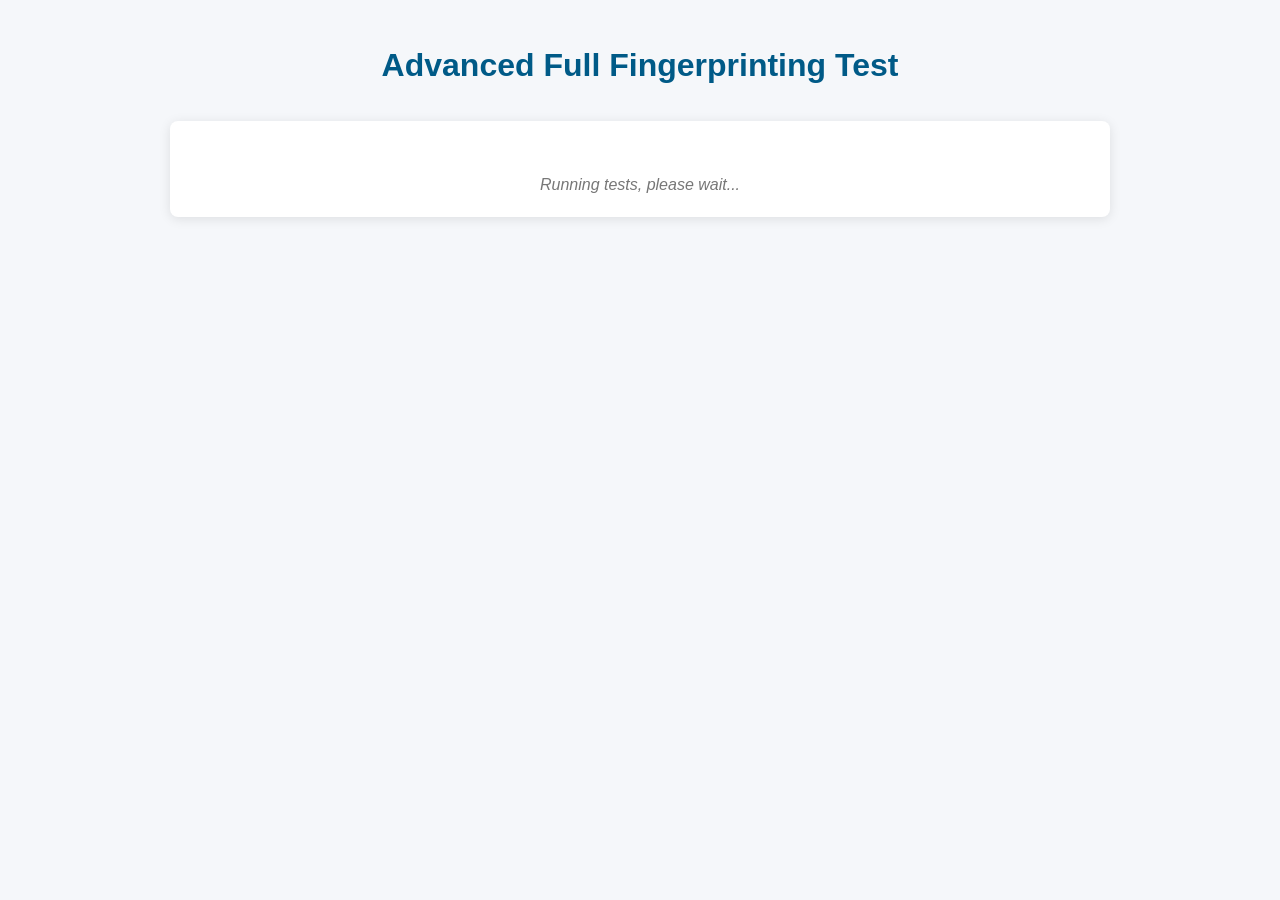
<file: test2.html>
<!DOCTYPE html>
<html lang="en">
<head>
<meta charset="UTF-8" />
<meta name="viewport" content="width=device-width, initial-scale=1" />
<title>Advanced Full Fingerprinting Test</title>



  
<style>
  body {
    font-family: "Segoe UI", Tahoma, Geneva, Verdana, sans-serif;
    background: #f5f7fa;
    color: #333;
    margin: 0;
    padding: 20px;
    line-height: 1.5;
  }
  h1 {
    text-align: center;
    margin-bottom: 1em;
    color: #005a87;
  }
  #results {
    max-width: 900px;
    margin: 0 auto;
    background: #fff;
    padding: 20px;
    border-radius: 8px;
    box-shadow: 0 2px 12px rgba(0,0,0,0.1);
  }
  pre {
    background: #222;
    color: #0f0;
    padding: 10px;
    border-radius: 6px;
    overflow-x: auto;
  }
  .section {
    margin-bottom: 1.5em;
  }
  .section h2 {
    border-bottom: 2px solid #005a87;
    padding-bottom: 0.3em;
    margin-bottom: 0.7em;
    color: #0073b1;
  }
  table {
    border-collapse: collapse;
    width: 100%;
  }
  th, td {
    text-align: left;
    padding: 8px 10px;
    border-bottom: 1px solid #ddd;
  }
  th {
    background-color: #e2f0fb;
  }
  .loading {
    text-align: center;
    font-style: italic;
    color: #777;
    margin-top: 2em;
  }
  .error {
    color: #c00;
    font-weight: bold;
  }
  code {
    background: #eee;
    padding: 2px 4px;
    border-radius: 3px;
  }
</style>
</head>
<body>

<h1>Advanced Full Fingerprinting Test</h1>
<div id="results">
  <div class="loading">Running tests, please wait...</div>
</div>

<script>
window.onload = function() {

setTimeout(function() {

(async function fingerprintingTest() {


  const resultsDiv = document.getElementById('results');

  function safeCall(fn, fallback = null) {
    try {
      return fn();
    } catch {
      return fallback;
    }
  }

  async function hashString(str) {
    const msgUint8 = new TextEncoder().encode(str);
    const hashBuffer = await crypto.subtle.digest('SHA-256', msgUint8);
    const hashArray = Array.from(new Uint8Array(hashBuffer));
    return hashArray.map(b => b.toString(16).padStart(2, '0')).join('');
  }

  // Canvas fingerprint
  async function testCanvas() {
    try {
      const canvas = document.createElement('canvas');
      canvas.width = 200;
      canvas.height = 50;
      const ctx = canvas.getContext('2d');
      if (!ctx) return { supported: false };

      ctx.textBaseline = "top";
      ctx.font = "16px 'Arial'";
      ctx.fillStyle = "#f60";
      ctx.fillRect(125, 1, 62, 20);
      ctx.fillStyle = "#069";
      ctx.fillText("Fingerprint test", 2, 15);
      ctx.fillStyle = "rgba(102, 204, 0, 0.7)";
      ctx.fillText("Fingerprint test", 4, 17);

      const dataUrl = canvas.toDataURL();
      return { supported: true, dataUrlHash: await hashString(dataUrl), dataUrl };
    } catch (e) {
      return { supported: false, error: e.message };
    }
  }

  // WebGL info
  function testWebGL() {
    try {
      const canvas = document.createElement('canvas');
      const gl = canvas.getContext('webgl') || canvas.getContext('experimental-webgl');
      if (!gl) return { supported: false };

      const debugInfo = gl.getExtension('WEBGL_debug_renderer_info');
      const vendor = debugInfo ? gl.getParameter(debugInfo.UNMASKED_VENDOR_WEBGL) : null;
      const renderer = debugInfo ? gl.getParameter(debugInfo.UNMASKED_RENDERER_WEBGL) : null;
      return { supported: true, vendor, renderer };
    } catch (e) {
      return { supported: false, error: e.message };
    }
  }

  function testWebGL2() {
    try {
      const canvas = document.createElement('canvas');
      const gl2 = canvas.getContext('webgl2');
      return { supported: !!gl2 };
    } catch {
      return { supported: false };
    }
  }

  // WebRTC support check
  function testWebRTC() {
    try {
      if (!window.RTCPeerConnection) return { supported: false };
      const pc = new RTCPeerConnection({ iceServers: [] });
      return { supported: true };
    } catch (e) {
      return { supported: false, error: e.message };
    }
  }

  // Battery API
  async function testBattery() {
    if (!navigator.getBattery) return { supported: false };
    try {
      const battery = await navigator.getBattery();
      return {
        supported: true,
        charging: battery.charging,
        level: battery.level,
        chargingTime: battery.chargingTime,
        dischargingTime: battery.dischargingTime,
      };
    } catch (e) {
      return { supported: false, error: e.message };
    }
  }

  // Sensors detection
  function testSensors() {
    let accelerometerSupported = false;
    let gyroscopeSupported = false;
    let magnetometerSupported = false;

    try { accelerometerSupported = 'Accelerometer' in window; } catch {}
    try { gyroscopeSupported = 'Gyroscope' in window; } catch {}
    try { magnetometerSupported = 'Magnetometer' in window; } catch {}

    return { accelerometerSupported, gyroscopeSupported, magnetometerSupported };
  }

  // AudioContext detection (basic)
  function testAudioContext() {
    try {
      const AudioContext = window.AudioContext || window.webkitAudioContext;
      if (!AudioContext) return { supported: false };
      const ctx = new AudioContext();
      ctx.close();
      return { supported: true };
    } catch (e) {
      return { supported: false, error: e.message };
    }
  }

  // Fonts detection (basic)
  function testFonts() {
    try {
      const baseFonts = ['monospace', 'sans-serif', 'serif'];
      const testString = "mmmmmmmmmmlli";
      const testSize = '72px';

      const body = document.body;

      const defaultWidth = {};
      const defaultHeight = {};

      baseFonts.forEach(function(font) {
        const span = document.createElement("span");
        span.style.fontFamily = font;
        span.style.fontSize = testSize;
        span.style.position = "absolute";
        span.style.left = "-9999px";
        span.innerHTML = testString;
        body.appendChild(span);
        defaultWidth[font] = span.offsetWidth;
        defaultHeight[font] = span.offsetHeight;
        body.removeChild(span);
      });

      const testFont = "this-font-does-not-exist-123456";
      const detectedFonts = [];

      const span = document.createElement("span");
      span.style.fontSize = testSize;
      span.style.position = "absolute";
      span.style.left = "-9999px";
      span.innerHTML = testString;

      baseFonts.forEach(function(baseFont) {
        span.style.fontFamily = `'${testFont}',${baseFont}`;
        body.appendChild(span);
        const matched = (span.offsetWidth !== defaultWidth[baseFont]) || (span.offsetHeight !== defaultHeight[baseFont]);
        if (matched) detectedFonts.push(testFont);
        body.removeChild(span);
      });

      return { fontDetectionPossible: detectedFonts.length > 0 };
    } catch (e) {
      return { fontDetectionPossible: false, error: e.message };
    }
  }

  // Permissions API test
  async function testPermissions() {
    if (!navigator.permissions) return { supported: false };
    const permissionsToCheck = [
      'geolocation',
      'notifications',
      'push',
      'midi',
      'camera',
      'microphone',
      'background-sync',
      'ambient-light-sensor',
      'accelerometer',
      'gyroscope',
      'magnetometer',
      'clipboard-read',
      'clipboard-write',
    ];

    const results = {};
    for (const perm of permissionsToCheck) {
      try {
        const status = await navigator.permissions.query({ name: perm });
        results[perm] = status.state;
      } catch {
        results[perm] = 'not supported';
      }
    }
    return results;
  }

  // Storage API tests
  function testStorage() {
    let localStorageAvailable = false;
    let sessionStorageAvailable = false;
    try {
      localStorage.setItem('test', 'test');
      localStorage.removeItem('test');
      localStorageAvailable = true;
    } catch {}
    try {
      sessionStorage.setItem('test', 'test');
      sessionStorage.removeItem('test');
      sessionStorageAvailable = true;
    } catch {}

    return { localStorageAvailable, sessionStorageAvailable };
  }

  // IndexedDB support
  function testIndexedDB() {
    return ('indexedDB' in window);
  }

  // Plugins info
  function testPlugins() {
    try {
      if (!navigator.plugins) return null;
      const plugins = [];
      for (let i = 0; i < navigator.plugins.length; i++) {
        const p = navigator.plugins[i];
        plugins.push(`${p.name} (version: ${p.version || 'N/A'})`);
      }
      return plugins;
    } catch {
      return null;
    }
  }

  // Touch support
  function testTouchSupport() {
    const maxTouchPoints = navigator.maxTouchPoints || 0;
    const touchEvent = 'ontouchstart' in window;
    const touchSupported = maxTouchPoints > 0 || touchEvent;
    return { maxTouchPoints, touchSupported };
  }

  // Device memory
  function testDeviceMemory() {
    return navigator.deviceMemory || 'Not supported';
  }

  // Hardware concurrency (number of CPU cores)
  function testHardwareConcurrency() {
    return navigator.hardwareConcurrency || 'Not supported';
  }

  // Timezone info
  function testTimezone() {
    try {
      return Intl.DateTimeFormat().resolvedOptions().timeZone || 'Unavailable';
    } catch {
      return 'Unavailable';
    }
  }

  // Screen info
  function testScreen() {
    return {
      width: screen.width,
      height: screen.height,
      availWidth: screen.availWidth,
      availHeight: screen.availHeight,
      colorDepth: screen.colorDepth,
      pixelDepth: screen.pixelDepth,
    };
  }

  // Language info
  function testLanguage() {
    return {
      language: navigator.language,
      languages: navigator.languages,
      userLanguage: navigator.userLanguage || null, // IE only
      browserLanguage: navigator.browserLanguage || null, // IE only
      systemLanguage: navigator.systemLanguage || null, // IE only
    };
  }

  // Cookies enabled
  function testCookies() {
    return navigator.cookieEnabled;
  }

  // Do Not Track
  function testDoNotTrack() {
    return navigator.doNotTrack || window.doNotTrack || navigator.msDoNotTrack || 'Unavailable';
  }

  // User Agent
  function testUserAgent() {
    return navigator.userAgent || 'Unavailable';
  }

  // Referrer
  function testReferrer() {
    return document.referrer || 'None';
  }

  // Build and display results
  async function runTests() {
    const results = {};

    // Basic Info
    results.userAgent = testUserAgent();
    results.languages = testLanguage();
    results.platform = navigator.platform || 'Unavailable';
    results.doNotTrack = testDoNotTrack();
    results.cookiesEnabled = testCookies();

    // Screen Info
    results.screen = testScreen();

    // Timezone
    results.timezone = testTimezone();

    // Hardware
    results.deviceMemory = testDeviceMemory();
    results.hardwareConcurrency = testHardwareConcurrency();

    // Storage
    results.storage = testStorage();
    results.indexedDB = testIndexedDB();

    // Plugins
    results.plugins = testPlugins();

    // Touch
    results.touch = testTouchSupport();

    // Canvas
    results.canvas = await testCanvas();

    // WebGL/WebGL2
    results.webgl = testWebGL();
    results.webgl2 = testWebGL2();

    // WebRTC
    results.webrtc = testWebRTC();

    // Battery API
    results.battery = await testBattery();

    // Sensors
    results.sensors = testSensors();

    // AudioContext
    results.audioContext = testAudioContext();

    // Fonts
    results.fonts = testFonts();

    // Permissions API
    results.permissions = await testPermissions();

    // Referrer
    results.referrer = testReferrer();

    return results;
  }

  function createTable(data) {
    const table = document.createElement('table');
    for (const [key, value] of Object.entries(data)) {
      const row = document.createElement('tr');
      const cellKey = document.createElement('th');
      cellKey.textContent = key;
      const cellValue = document.createElement('td');
      if (value === null) {
        cellValue.textContent = 'N/A';
      } else if (Array.isArray(value)) {
        if (value.length === 0) {
          cellValue.textContent = 'None';
        } else {
          cellValue.innerHTML = '<ul>' + value.map(item => `<li>${item}</li>`).join('') + '</ul>';
        }
      } else if (typeof value === 'object') {
        cellValue.textContent = JSON.stringify(value, null, 2);
      } else {
        cellValue.textContent = String(value);
      }
      row.appendChild(cellKey);
      row.appendChild(cellValue);
      table.appendChild(row);
    }
    return table;
  }

  function renderResults(results) {
    resultsDiv.innerHTML = '';

    // Basic info
    const basicInfo = document.createElement('div');
    basicInfo.className = 'section';
    basicInfo.innerHTML = `<h2>Basic Browser & System Info</h2>`;
    basicInfo.appendChild(createTable({
      'User Agent': results.userAgent,
      'Platform': results.platform,
      'Do Not Track': results.doNotTrack,
      'Cookies Enabled': results.cookiesEnabled,
      'Referrer': results.referrer,
      'Languages': results.languages.language + (results.languages.languages ? ` (All: ${results.languages.languages.join(', ')})` : ''),
    }));
    resultsDiv.appendChild(basicInfo);

    // Screen info
    const screenSection = document.createElement('div');
    screenSection.className = 'section';
    screenSection.innerHTML = `<h2>Screen Information</h2>`;
    screenSection.appendChild(createTable(results.screen));
    resultsDiv.appendChild(screenSection);

    // Timezone
    const timezoneSection = document.createElement('div');
    timezoneSection.className = 'section';
    timezoneSection.innerHTML = `<h2>Timezone</h2><p>${results.timezone}</p>`;
    resultsDiv.appendChild(timezoneSection);

    // Hardware
    const hardwareSection = document.createElement('div');
    hardwareSection.className = 'section';
    hardwareSection.innerHTML = `<h2>Hardware Info</h2>`;
    hardwareSection.appendChild(createTable({
      'Device Memory (GB)': results.deviceMemory,
      'Hardware Concurrency (CPU cores)': results.hardwareConcurrency,
    }));
    resultsDiv.appendChild(hardwareSection);

    // Storage
    const storageSection = document.createElement('div');
    storageSection.className = 'section';
    storageSection.innerHTML = `<h2>Storage Support</h2>`;
    storageSection.appendChild(createTable({
      LocalStorage: results.storage.localStorageAvailable,
      SessionStorage: results.storage.sessionStorageAvailable,
      IndexedDB: results.indexedDB,
    }));
    resultsDiv.appendChild(storageSection);

    // Plugins
    const pluginsSection = document.createElement('div');
    pluginsSection.className = 'section';
    pluginsSection.innerHTML = `<h2>Plugins</h2>`;
    if (results.plugins === null) {
      pluginsSection.innerHTML += `<p>Plugin enumeration blocked or not supported</p>`;
    } else if (results.plugins.length === 0) {
      pluginsSection.innerHTML += `<p>No plugins detected</p>`;
    } else {
      pluginsSection.appendChild(createTable({ Plugins: results.plugins }));
    }
    resultsDiv.appendChild(pluginsSection);

    // Touch support
    const touchSection = document.createElement('div');
    touchSection.className = 'section';
    touchSection.innerHTML = `<h2>Touch Support</h2>`;
    touchSection.appendChild(createTable(results.touch));
    resultsDiv.appendChild(touchSection);

    // Canvas fingerprint
    const canvasSection = document.createElement('div');
    canvasSection.className = 'section';
    canvasSection.innerHTML = `<h2>Canvas Fingerprint</h2>`;
    if (results.canvas.supported) {
      canvasSection.innerHTML += `<p>Canvas fingerprint hash: <code>${results.canvas.dataUrlHash}</code></p>`;
      canvasSection.innerHTML += `<img src="${results.canvas.dataUrl}" alt="Canvas output" style="border:1px solid #ccc; max-width: 100%;">`;
    } else {
      canvasSection.innerHTML += `<p class="error">Canvas not supported or blocked</p>`;
      if (results.canvas.error) canvasSection.innerHTML += `<p class="error">Error: ${results.canvas.error}</p>`;
    }
    resultsDiv.appendChild(canvasSection);

    // WebGL info
    const webglSection = document.createElement('div');
    webglSection.className = 'section';
    webglSection.innerHTML = `<h2>WebGL</h2>`;
    if (results.webgl.supported) {
      webglSection.appendChild(createTable({
        Vendor: results.webgl.vendor || 'Unavailable',
        Renderer: results.webgl.renderer || 'Unavailable',
      }));
    } else {
      webglSection.innerHTML += `<p class="error">WebGL not supported or blocked.</p>`;
      if (results.webgl.error) webglSection.innerHTML += `<p class="error">Error: ${results.webgl.error}</p>`;
    }
    resultsDiv.appendChild(webglSection);

    // WebGL2
    const webgl2Section = document.createElement('div');
    webgl2Section.className = 'section';
    webgl2Section.innerHTML = `<h2>WebGL2</h2>`;
    webgl2Section.innerHTML += `<p>${results.webgl2.supported ? 'Supported' : 'Not supported or blocked'}</p>`;
    resultsDiv.appendChild(webgl2Section);

    // WebRTC
    const webrtcSection = document.createElement('div');
    webrtcSection.className = 'section';
    webrtcSection.innerHTML = `<h2>WebRTC</h2>`;
    webrtcSection.innerHTML += `<p>${results.webrtc.supported ? 'Supported' : 'Not supported or blocked'}</p>`;
    resultsDiv.appendChild(webrtcSection);

    // Battery
    const batterySection = document.createElement('div');
    batterySection.className = 'section';
    batterySection.innerHTML = `<h2>Battery API</h2>`;
    if (results.battery.supported) {
      batterySection.appendChild(createTable({
        Charging: results.battery.charging,
        Level: results.battery.level,
        ChargingTime: results.battery.chargingTime,
        DischargingTime: results.battery.dischargingTime,
      }));
    } else {
      batterySection.innerHTML += `<p>Battery API not supported or blocked.</p>`;
      if (results.battery.error) batterySection.innerHTML += `<p class="error">Error: ${results.battery.error}</p>`;
    }
    resultsDiv.appendChild(batterySection);

    // Sensors
    const sensorsSection = document.createElement('div');
    sensorsSection.className = 'section';
    sensorsSection.innerHTML = `<h2>Sensors Support</h2>`;
    sensorsSection.appendChild(createTable({
      Accelerometer: results.sensors.accelerometerSupported,
      Gyroscope: results.sensors.gyroscopeSupported,
      Magnetometer: results.sensors.magnetometerSupported,
    }));
    resultsDiv.appendChild(sensorsSection);

    // AudioContext
    const audioSection = document.createElement('div');
    audioSection.className = 'section';
    audioSection.innerHTML = `<h2>Audio Context</h2>`;
    if (results.audioContext.supported) {
      audioSection.innerHTML += `<p>Supported</p>`;
    } else {
      audioSection.innerHTML += `<p class="error">Not supported or blocked</p>`;
      if (results.audioContext.error) audioSection.innerHTML += `<p class="error">Error: ${results.audioContext.error}</p>`;
    }
    resultsDiv.appendChild(audioSection);

    // Fonts
    const fontsSection = document.createElement('div');
    fontsSection.className = 'section';
    fontsSection.innerHTML = `<h2>Fonts Detection</h2>`;
    if (results.fonts.fontDetectionPossible) {
      fontsSection.innerHTML += `<p>Font detection possible</p>`;
    } else {
      fontsSection.innerHTML += `<p>Font detection not possible or blocked</p>`;
      if (results.fonts.error) fontsSection.innerHTML += `<p class="error">Error: ${results.fonts.error}</p>`;
    }
    resultsDiv.appendChild(fontsSection);

    // Permissions
    const permSection = document.createElement('div');
    permSection.className = 'section';
    permSection.innerHTML = `<h2>Permissions API</h2>`;
    if (results.permissions.supported === false) {
      permSection.innerHTML += `<p>Permissions API not supported</p>`;
    } else {
      permSection.appendChild(createTable(results.permissions));
    }
    resultsDiv.appendChild(permSection);
  }

  try {
    const results = await runTests();
    renderResults(results);
  } catch (e) {
    resultsDiv.innerHTML = `<p class="error">Error running tests: ${e.message}</p>`;
  }
})();


}, 5000);

}
</script>

</body>
</html>
</file>
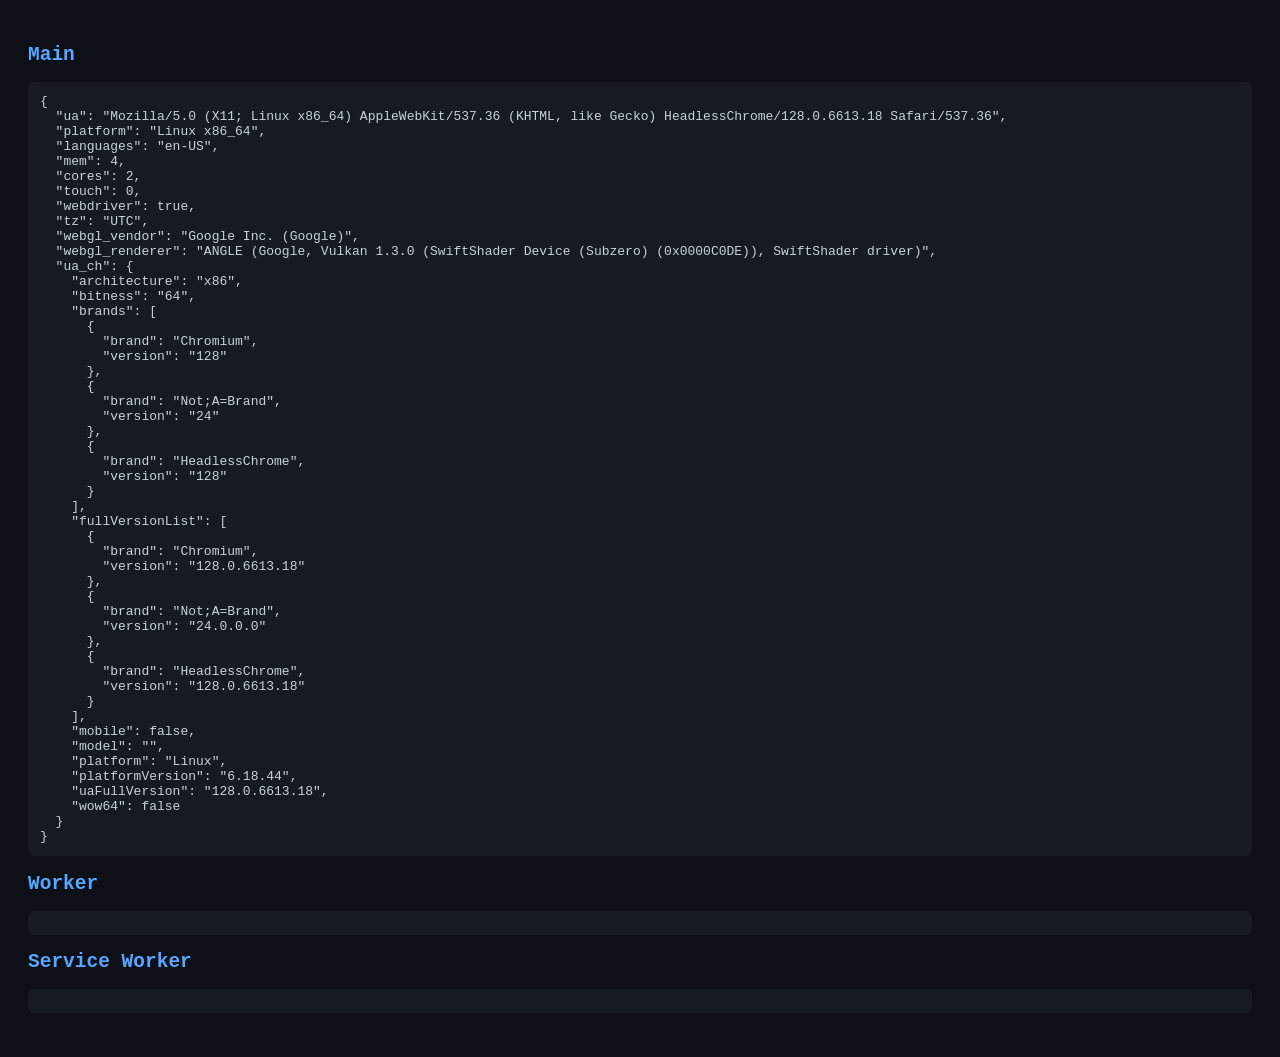
<file: test3.html>
<!DOCTYPE html>
<html lang="en">
<head>
<meta charset="UTF-8">
<title>Advanced Environment & Spoof Detection</title>
<style>
    body {
        background: #0d1117;
        color: #c9d1d9;
        font-family: monospace;
        padding: 20px;
    }
    h2 { color: #58a6ff; }
    pre {
        background: #161b22;
        padding: 12px;
        border-radius: 6px;
        overflow-x: auto;
    }
</style>
</head>
<body>

<h2>Main</h2>
<pre id="main"></pre>

<h2>Worker</h2>
<pre id="worker"></pre>

<h2>Service Worker</h2>
<pre id="sw"></pre>

<script>

alert("window.chrome is: " + window.chrome)

    
async function getWebGLInfo(canvasProvider) {
    try {
        const canvas = canvasProvider();
        const gl = canvas.getContext("webgl") || canvas.getContext("experimental-webgl");
        if (!gl) return { vendor: "unavailable", renderer: "unavailable" };

        const dbg = gl.getExtension("WEBGL_debug_renderer_info");
        if (!dbg) return { vendor: "masked", renderer: "masked" };

        return {
            vendor: gl.getParameter(dbg.UNMASKED_VENDOR_WEBGL),
            renderer: gl.getParameter(dbg.UNMASKED_RENDERER_WEBGL)
        };
    } catch {
        return { vendor: "error", renderer: "error" };
    }
}

async function getUAData() {
    if (!navigator.userAgentData) return {};
    return await navigator.userAgentData.getHighEntropyValues([
        "architecture",
        "bitness",
        "model",
        "platform",
        "platformVersion",
        "uaFullVersion",
        "fullVersionList",
        "wow64"
    ]);
}

async function collectMain() {
    const webgl = await getWebGLInfo(() => document.createElement("canvas"));
    const uach = await getUAData();

    return {
        ua: navigator.userAgent,
        platform: navigator.platform,
        languages: navigator.languages?.join(","),
        mem: navigator.deviceMemory ?? "undef",
        cores: navigator.hardwareConcurrency ?? "undef",
        touch: navigator.maxTouchPoints ?? 0,
        webdriver: navigator.webdriver ?? false,
        tz: Intl.DateTimeFormat().resolvedOptions().timeZone,
        webgl_vendor: webgl.vendor,
        webgl_renderer: webgl.renderer,
        ua_ch: uach
    };
}

(async () => {
    const mainData = await collectMain();
    document.getElementById("main").textContent =
        JSON.stringify(mainData, null, 2);

    // Worker
    const worker = new Worker("worker.js");
    worker.onmessage = e => {
        document.getElementById("worker").textContent =
            JSON.stringify(e.data, null, 2);
    };

    // Service Worker
    if ("serviceWorker" in navigator) {
        const reg = await navigator.serviceWorker.register("sw.js");
        navigator.serviceWorker.addEventListener("message", e => {
            document.getElementById("sw").textContent =
                JSON.stringify(e.data, null, 2);
        });

        if (navigator.serviceWorker.controller) {
            navigator.serviceWorker.controller.postMessage("collect");
        } else {
            navigator.serviceWorker.ready.then(() => {
                navigator.serviceWorker.controller?.postMessage("collect");
            });
        }
    }
})();
</script>

</body>
</html>
</file>
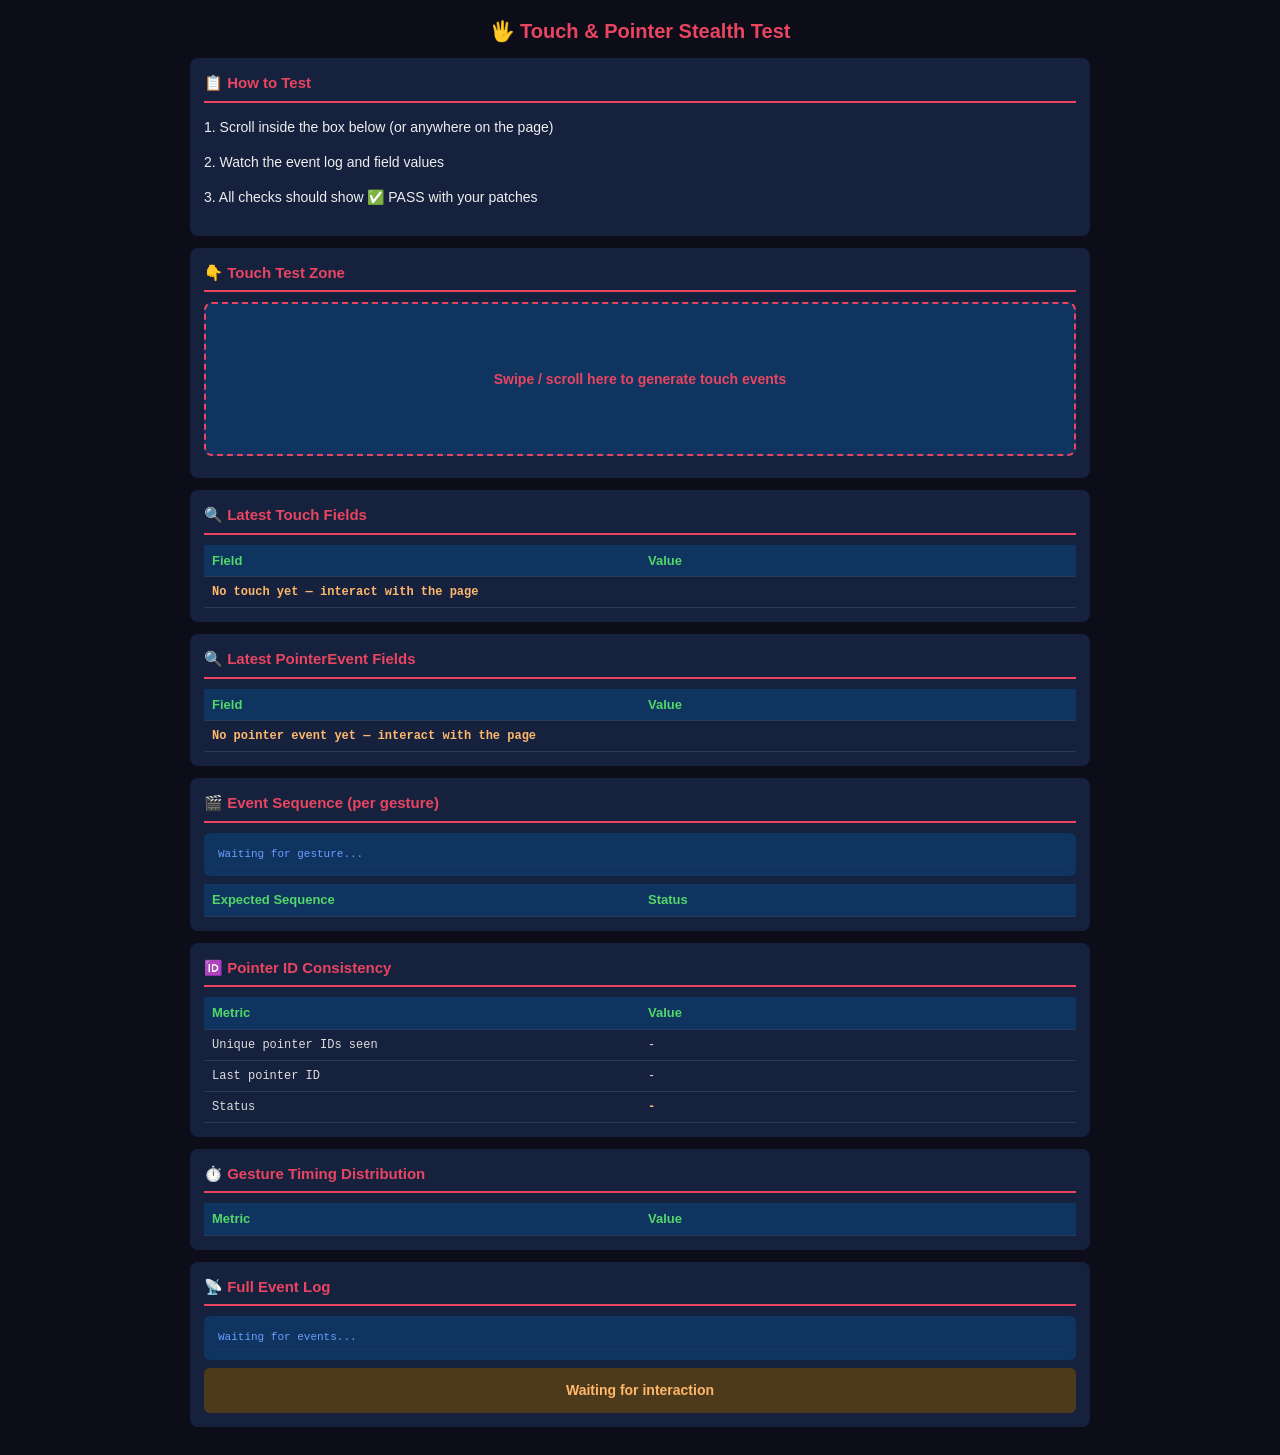
<file: touch.html>
<!DOCTYPE html>
<html lang="en">
<head>
    <meta charset="UTF-8" />
    <meta name="viewport" content="width=device-width, initial-scale=1" />
    <title>Touch & Pointer Stealth Test</title>
    <style>
        body {
            font-family: -apple-system, "Segoe UI", Roboto, sans-serif;
            background: #0d0d1a;
            color: #eee;
            margin: 0;
            padding: 16px;
            line-height: 1.5;
            font-size: 14px;
        }
        h1 {
            text-align: center;
            color: #e94560;
            margin: 0 0 12px 0;
            font-size: 20px;
        }
        .container { max-width: 900px; margin: 0 auto; }
        .section {
            background: #16213e;
            padding: 14px;
            border-radius: 8px;
            margin-bottom: 12px;
        }
        .section h2 {
            border-bottom: 2px solid #e94560;
            padding-bottom: 6px;
            margin: 0 0 10px 0;
            color: #e94560;
            font-size: 15px;
        }
        table {
            width: 100%;
            border-collapse: collapse;
        }
        th, td {
            text-align: left;
            padding: 6px 8px;
            border-bottom: 1px solid #2a3a5c;
            font-size: 13px;
            vertical-align: top;
        }
        th {
            background: #0f3460;
            color: #53d769;
            width: 40%;
            font-weight: 600;
        }
        td {
            color: #ddd;
            font-family: ui-monospace, "SF Mono", Consolas, monospace;
            font-size: 12px;
        }
        .pass { color: #53d769; font-weight: bold; }
        .fail { color: #ff6b6b; font-weight: bold; }
        .warn { color: #ffb86b; font-weight: bold; }
        .event-log {
            background: #0f3460;
            padding: 10px;
            border-radius: 6px;
            font-family: ui-monospace, monospace;
            font-size: 11px;
            max-height: 260px;
            overflow-y: auto;
            margin: 8px 0;
        }
        .event-entry {
            padding: 3px 4px;
            border-bottom: 1px solid #1a3a5c;
        }
        .event-entry.good { color: #53d769; }
        .event-entry.bad  { color: #ff6b6b; }
        .event-entry.info { color: #6b9fff; }
        .event-time { color: #888; font-size: 10px; margin-right: 6px; }
        .summary {
            padding: 12px;
            border-radius: 6px;
            margin-top: 8px;
            font-weight: bold;
            text-align: center;
            font-size: 14px;
        }
        .summary.ok    { background: #1a4d1a; color: #53d769; }
        .summary.bad   { background: #4d1a1a; color: #ff6b6b; }
        .summary.partial { background: #4d3a1a; color: #ffb86b; }
        .touch-zone {
            background: #0f3460;
            border: 2px dashed #e94560;
            border-radius: 8px;
            height: 150px;
            display: flex;
            align-items: center;
            justify-content: center;
            color: #e94560;
            font-weight: bold;
            user-select: none;
            -webkit-user-select: none;
            touch-action: pan-y;
            margin: 8px 0;
        }
    </style>
</head>
<body>

<div class="container">
    <h1>🖐️ Touch & Pointer Stealth Test</h1>

    <div class="section">
        <h2>📋 How to Test</h2>
        <p>1. Scroll inside the box below (or anywhere on the page)</p>
        <p>2. Watch the event log and field values</p>
        <p>3. All checks should show ✅ PASS with your patches</p>
    </div>

    <div class="section">
        <h2>👇 Touch Test Zone</h2>
        <div class="touch-zone" id="touchZone">
            Swipe / scroll here to generate touch events
        </div>
    </div>

    <div class="section">
        <h2>🔍 Latest Touch Fields</h2>
        <table id="touchTable">
            <tr><th>Field</th><th>Value</th></tr>
            <tr><td colspan="2" class="warn">No touch yet — interact with the page</td></tr>
        </table>
    </div>

    <div class="section">
        <h2>🔍 Latest PointerEvent Fields</h2>
        <table id="pointerTable">
            <tr><th>Field</th><th>Value</th></tr>
            <tr><td colspan="2" class="warn">No pointer event yet — interact with the page</td></tr>
        </table>
    </div>

    <div class="section">
        <h2>🎬 Event Sequence (per gesture)</h2>
        <div class="event-log" id="sequenceLog">
            <div class="event-entry info">Waiting for gesture...</div>
        </div>
        <table id="sequenceTable">
            <tr><th>Expected Sequence</th><th>Status</th></tr>
        </table>
    </div>

    <div class="section">
        <h2>🆔 Pointer ID Consistency</h2>
        <table id="idTable">
            <tr><th>Metric</th><th>Value</th></tr>
            <tr><td>Unique pointer IDs seen</td><td id="idUnique">-</td></tr>
            <tr><td>Last pointer ID</td><td id="idLast">-</td></tr>
            <tr><td>Status</td><td id="idStatus" class="warn">-</td></tr>
        </table>
    </div>

    <div class="section">
        <h2>⏱️ Gesture Timing Distribution</h2>
        <table id="timingTable">
            <tr><th>Metric</th><th>Value</th></tr>
        </table>
    </div>

    <div class="section">
        <h2>📡 Full Event Log</h2>
        <div class="event-log" id="eventLog">
            <div class="event-entry info">Waiting for events...</div>
        </div>
        <div class="summary partial" id="summary">Waiting for interaction</div>
    </div>
</div>

<script>
// ---------- State ----------
const state = {
    gestureEvents: [],
    pointerIds: new Set(),
    gestureStartTime: 0,
    gestureTimings: [],
    lastGestureTime: 0,
    passCount: 0,
    failCount: 0,
    warnCount: 0
};

// ---------- DOM refs ----------
const eventLog = document.getElementById('eventLog');
const sequenceLog = document.getElementById('sequenceLog');
const summary = document.getElementById('summary');
const touchTable = document.getElementById('touchTable');
const pointerTable = document.getElementById('pointerTable');
const sequenceTable = document.getElementById('sequenceTable');
const timingTable = document.getElementById('timingTable');

// ---------- Logging ----------
function logEvent(msg, type = 'info') {
    const t = new Date();
    const ts = t.toLocaleTimeString() + '.' + String(t.getMilliseconds()).padStart(3, '0');
    const el = document.createElement('div');
    el.className = 'event-entry ' + type;
    el.innerHTML = `<span class="event-time">[${ts}]</span>${msg}`;
    eventLog.appendChild(el);
    eventLog.scrollTop = eventLog.scrollHeight;
}

function logSequence(msg, type = 'info') {
    const t = new Date();
    const ts = t.toLocaleTimeString() + '.' + String(t.getMilliseconds()).padStart(3, '0');
    const el = document.createElement('div');
    el.className = 'event-entry ' + type;
    el.innerHTML = `<span class="event-time">[${ts}]</span>${msg}`;
    sequenceLog.appendChild(el);
    sequenceLog.scrollTop = sequenceLog.scrollHeight;
}

// ---------- Field validation ----------
function checkField(label, value, validator, hint = '') {
    let ok = false;
    try { ok = validator(value); } catch (e) { ok = false; }
    if (ok) state.passCount++;
    else     state.failCount++;
    const cls = ok ? 'pass' : 'fail';
    const sym = ok ? '✅' : '❌';
    return `<tr>
        <td>${label}</td>
        <td><span class="${cls}">${sym} ${String(value)}</span>${hint ? ' <i style="color:#888">' + hint + '</i>' : ''}</td>
    </tr>`;
}

// ---------- Touch events ----------
document.addEventListener('touchstart', e => {
    const t = e.touches[0];
    if (!t) return;

    state.gestureEvents = ['touchstart'];
    state.gestureStartTime = performance.now();
    sequenceLog.innerHTML = '';

    logEvent(`touchstart — isTrusted: ${e.isTrusted}, id: ${t.identifier}`, e.isTrusted ? 'good' : 'bad');
    logSequence(`touchstart`, 'good');

    updateTouchTable(e, t);
}, { passive: true });

document.addEventListener('touchmove', e => {
    const t = e.touches[0];
    if (!t) return;

    if (!state.gestureEvents.includes('touchmove')) {
        state.gestureEvents.push('touchmove');
        logSequence(`touchmove (first)`, 'good');
    }
    updateTouchTable(e, t);
}, { passive: true });

document.addEventListener('touchend', e => {
    const t = e.changedTouches[0];
    if (!t) return;

    state.gestureEvents.push('touchend');
    logSequence(`touchend`, 'good');

    const dur = performance.now() - state.gestureStartTime;
    state.gestureTimings.push(dur);

    logEvent(`touchend — duration: ${dur.toFixed(0)}ms`, 'info');
    updateSequenceTable();
    updateTimingTable();
}, { passive: true });

document.addEventListener('touchcancel', e => {
    logEvent('touchcancel fired', 'info');
}, { passive: true });

// ---------- Pointer events ----------
document.addEventListener('pointerdown', e => {
    state.pointerIds.add(e.pointerId);
    updatePointerTable(e);
    updateIdTable();
    logEvent(`pointerdown — id: ${e.pointerId}, type: ${e.pointerType}, isTrusted: ${e.isTrusted}`,
             e.isTrusted ? 'good' : 'bad');
}, { passive: true });

document.addEventListener('pointermove', e => {
    updatePointerTable(e);
}, { passive: true });

document.addEventListener('pointerup', e => {
    updatePointerTable(e);
    logEvent(`pointerup — id: ${e.pointerId}`, 'info');
}, { passive: true });

document.addEventListener('pointerover', e => {
    logSequence(`pointerover`, 'good');
}, { passive: true });

document.addEventListener('pointerenter', e => {
    logSequence(`pointerenter`, 'good');
}, { passive: true });

document.addEventListener('pointerout', e => {
    logSequence(`pointerout`, 'info');
}, { passive: true });

document.addEventListener('pointerleave', e => {
    logSequence(`pointerleave`, 'info');
}, { passive: true });

// ---------- Table updates ----------
function updateTouchTable(e, t) {
    touchTable.innerHTML = `
        <tr><th>Field</th><th>Value</th></tr>
        ${checkField('isTrusted', e.isTrusted, v => v === true)}
        ${checkField('force', t.force, v => v > 0.01, 'should be > 0')}
        ${checkField('radiusX', t.radiusX, v => v > 1, 'should be > 1px')}
        ${checkField('radiusY', t.radiusY, v => v > 1, 'should be > 1px')}
        ${checkField('rotationAngle', t.rotationAngle, v => v !== undefined, 'may be 0')}
        ${checkField('altitudeAngle', t.altitudeAngle, v => v > 0 && v < 180, 'should not be 0 or 90')}
        ${checkField('azimuthAngle', t.azimuthAngle, v => v !== 0, 'should not be 0')}
        ${checkField('touchType', t.touchType, v => v === 'direct', 'should be "direct"')}
    `;
    updateSummary();
}

function updatePointerTable(e) {
    pointerTable.innerHTML = `
        <tr><th>Field</th><th>Value</th></tr>
        ${checkField('isTrusted', e.isTrusted, v => v === true)}
        ${checkField('pointerType', e.pointerType, v => v === 'touch', 'should be "touch"')}
        ${checkField('tiltX', e.tiltX, v => v !== 0, 'should not be 0')}
        ${checkField('tiltY', e.tiltY, v => v !== 0, 'should not be 0')}
        ${checkField('twist', e.twist, v => v === 0, 'should be 0 for finger')}
        ${checkField('width', e.width, v => v > 1)}
        ${checkField('height', e.height, v => v > 1)}
        ${checkField('pressure', e.pressure, v => v > 0.01)}
        ${checkField('isPrimary', e.isPrimary, v => v === true)}
    `;
    updateSummary();
}

function updateSequenceTable() {
    const expected = ['touchstart', 'touchmove', 'touchend'];
    let html = '<tr><th>Expected Sequence</th><th>Status</th></tr>';
    for (const ev of expected) {
        const present = state.gestureEvents.includes(ev);
        html += `<tr><td>${ev}</td><td class="${present ? 'pass' : 'fail'}">${present ? '✅' : '❌'}</td></tr>`;
    }
    sequenceTable.innerHTML = html;
}

function updateIdTable() {
    document.getElementById('idUnique').textContent = state.pointerIds.size;
    const last = Array.from(state.pointerIds).pop();
    document.getElementById('idLast').textContent = last !== undefined ? last : '-';

    const idStatus = document.getElementById('idStatus');
    if (state.pointerIds.size === 0) {
        idStatus.className = 'warn';
        idStatus.textContent = 'No events yet';
    } else if (state.pointerIds.size === 1 && last === 0) {
        idStatus.className = 'fail';
        idStatus.textContent = '❌ Always 0 — detectable';
    } else if (state.pointerIds.size === 1) {
        idStatus.className = 'warn';
        idStatus.textContent = '⚠️ Only one ID seen — try more gestures';
    } else {
        idStatus.className = 'pass';
        idStatus.textContent = '✅ Multiple IDs — looks realistic';
    }
}

function updateTimingTable() {
    if (state.gestureTimings.length === 0) {
        timingTable.innerHTML = '<tr><th>Metric</th><th>Value</th></tr><tr><td colspan="2" class="warn">No gestures yet</td></tr>';
        return;
    }
    const durations = state.gestureTimings;
    const avg = durations.reduce((a, b) => a + b, 0) / durations.length;
    const min = Math.min(...durations);
    const max = Math.max(...durations);

    let realism;
    if (durations.length < 3) realism = '<span class="warn">⚠️ Need more samples</span>';
    else if (avg > 150 && avg < 1200 && max - min > 50) realism = '<span class="pass">✅ Realistic</span>';
    else realism = '<span class="fail">❌ Suspicious distribution</span>';

    timingTable.innerHTML = `
        <tr><th>Metric</th><th>Value</th></tr>
        <tr><td>Gesture count</td><td>${durations.length}</td></tr>
        <tr><td>Average duration</td><td>${avg.toFixed(0)}ms</td></tr>
        <tr><td>Min duration</td><td>${min.toFixed(0)}ms</td></tr>
        <tr><td>Max duration</td><td>${max.toFixed(0)}ms</td></tr>
        <tr><td>Realism</td><td>${realism}</td></tr>
    `;
}

function updateSummary() {
    if (state.failCount > 0) {
        summary.className = 'summary bad';
        summary.textContent = `❌ FAIL — ${state.failCount} field(s) suspicious`;
    } else if (state.passCount > 0) {
        summary.className = 'summary ok';
        summary.textContent = `✅ PASS — ${state.passCount} field(s) look real`;
    } else {
        summary.className = 'summary partial';
        summary.textContent = 'Waiting for interaction';
    }
}
</script>

</body>
</html>
</file>
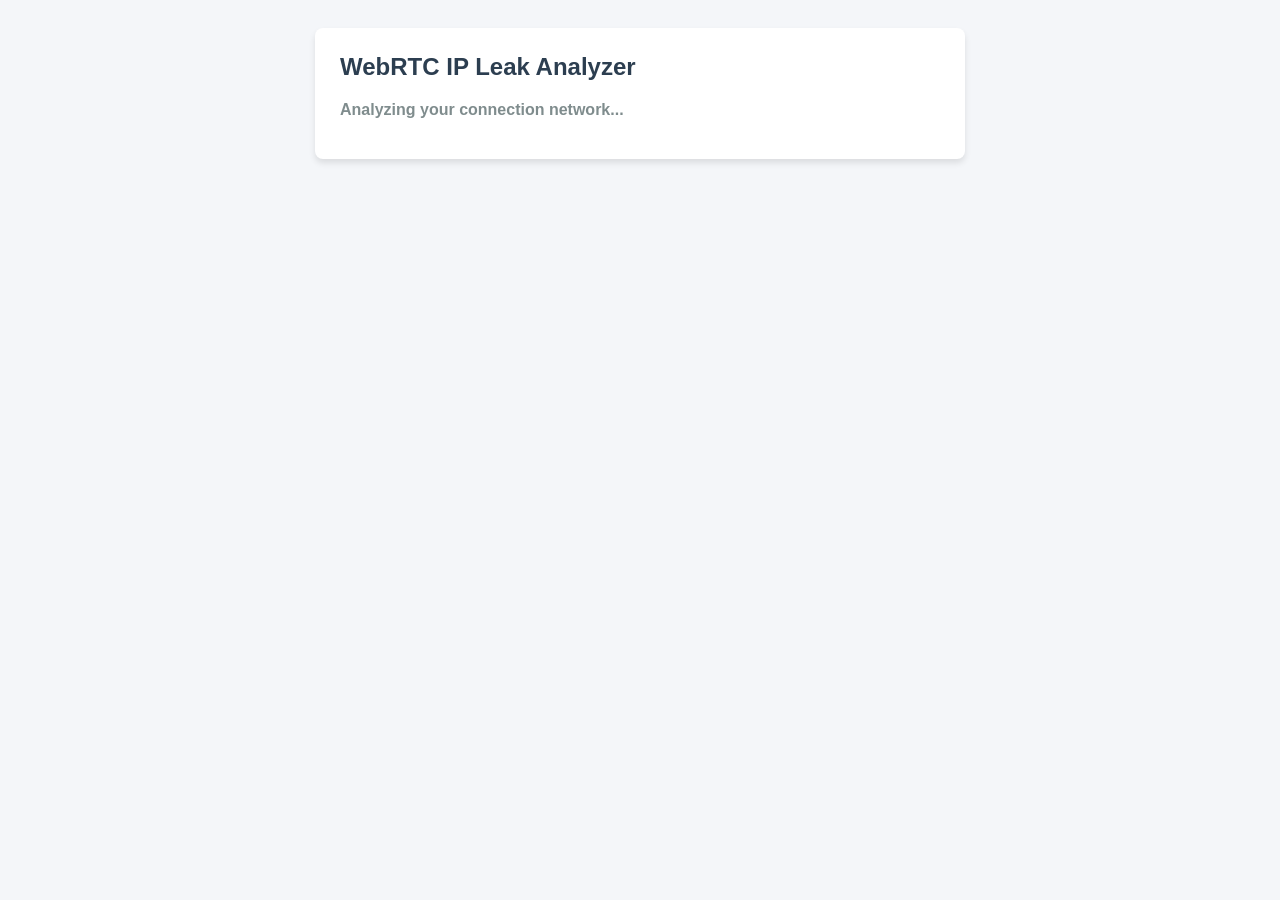
<file: webrtc.html>
<!DOCTYPE html>
<html lang="en">
<head>
    <meta charset="UTF-8">
    <meta name="viewport" content="width=device-width, initial-scale=1.0">
    <title>WebRTC Leak Test</title>
    <style>
        body {
            font-family: Arial, sans-serif;
            background-color: #f4f6f9;
            padding: 20px;
            color: #333;
        }
        .container {
            max-width: 600px;
            margin: 0 auto;
            background: white;
            padding: 25px;
            border-radius: 8px;
            box-shadow: 0 4px 6px rgba(0,0,0,0.1);
        }
        h2 { margin-top: 0; color: #2c3e50; }
        .status { font-weight: bold; margin-bottom: 15px; color: #7f8c8d; }
        .ip-box {
            padding: 12px;
            margin: 8px 0;
            border-left: 5px solid #ccc;
            background: #fdfdfd;
            border-radius: 4px;
        }
        .local { border-left-color: #3498db; background: #e8f4fd; }
        .public { border-left-color: #e74c3c; background: #fdeae8; }
        .ipv6 { border-left-color: #9b59b6; background: #f5eef8; }
        .label { font-weight: bold; display: block; font-size: 0.85em; color: #555; }
        .ip-value { font-family: monospace; font-size: 1.1em; }
    </style>
</head>
<body>

<div class="container">
    <h2>WebRTC IP Leak Analyzer</h2>
    <div id="status" class="status">Analyzing your connection network...</div>
    <div id="results"></div>
</div>

<script>
async function detectWebRTCLeaks() {
    return new Promise((resolve) => {
        const discoveredIPs = new Set();
        
        const rtcConfig = {
            iceServers: [{ urls: "stun:://google.com" }]
        };

        const rtcConnection = new RTCPeerConnection(rtcConfig);
        rtcConnection.createDataChannel(""); 

        rtcConnection.onicecandidate = (event) => {
            if (!event || !event.candidate) {
                resolve(Array.from(discoveredIPs));
                return;
            }

            const candidateLine = event.candidate.candidate;
            const ipRegex = /([0-9]{1,3}(\.[0-9]{1,3}){3}|[a-f0-9:]+:[a-f0-9:]+)/i;
            const parsedMatch = ipRegex.exec(candidateLine);

            if (parsedMatch) {
                const detectedIP = parsedMatch[1];
                if (!detectedIP.endsWith(".255")) {
                    discoveredIPs.add(detectedIP);
                }
            }
        };

        rtcConnection.createOffer()
            .then(offer => rtcConnection.setLocalDescription(offer))
            .catch(err => {
                document.getElementById('status').innerText = "WebRTC is completely blocked or unsupported.";
                resolve([]);
            });
            
        setTimeout(() => {
            resolve(Array.from(discoveredIPs));
        }, 2000);
    });
}

// Run the script and output directly to the screen HTML
detectWebRTCLeaks().then((ips) => {
    const statusDiv = document.getElementById('status');
    const resultsDiv = document.getElementById('results');
    
    statusDiv.innerText = "Analysis complete. Displaying exposed IPs below:";

    if (ips.length === 0) {
        resultsDiv.innerHTML = "<p>No network paths exposed. WebRTC leaks are shielded.</p>";
        return;
    }

    ips.forEach(ip => {
        const item = document.createElement('div');
        item.classList.add('ip-box');
        
        let labelText = "";
        
        if (ip.startsWith("192.168.") || ip.startsWith("10.") || ip.startsWith("172.")) {
            item.classList.add('local');
            labelText = "INTERNAL LOCAL IP (Safe - Router assigned)";
        } else if (ip.includes(":")) {
            item.classList.add('ipv6');
            labelText = "IPv6 NETWORK ADDRESS (Leaked)";
        } else {
            item.classList.add('public');
            labelText = "PUBLIC / CARRIER IP (Leaked via STUN Bypass)";
        }

        item.innerHTML = `<span class="label">${labelText}</span><span class="ip-value">${ip}</span>`;
        resultsDiv.appendChild(item);
    });
});
</script>

</body>
</html>
</file>
